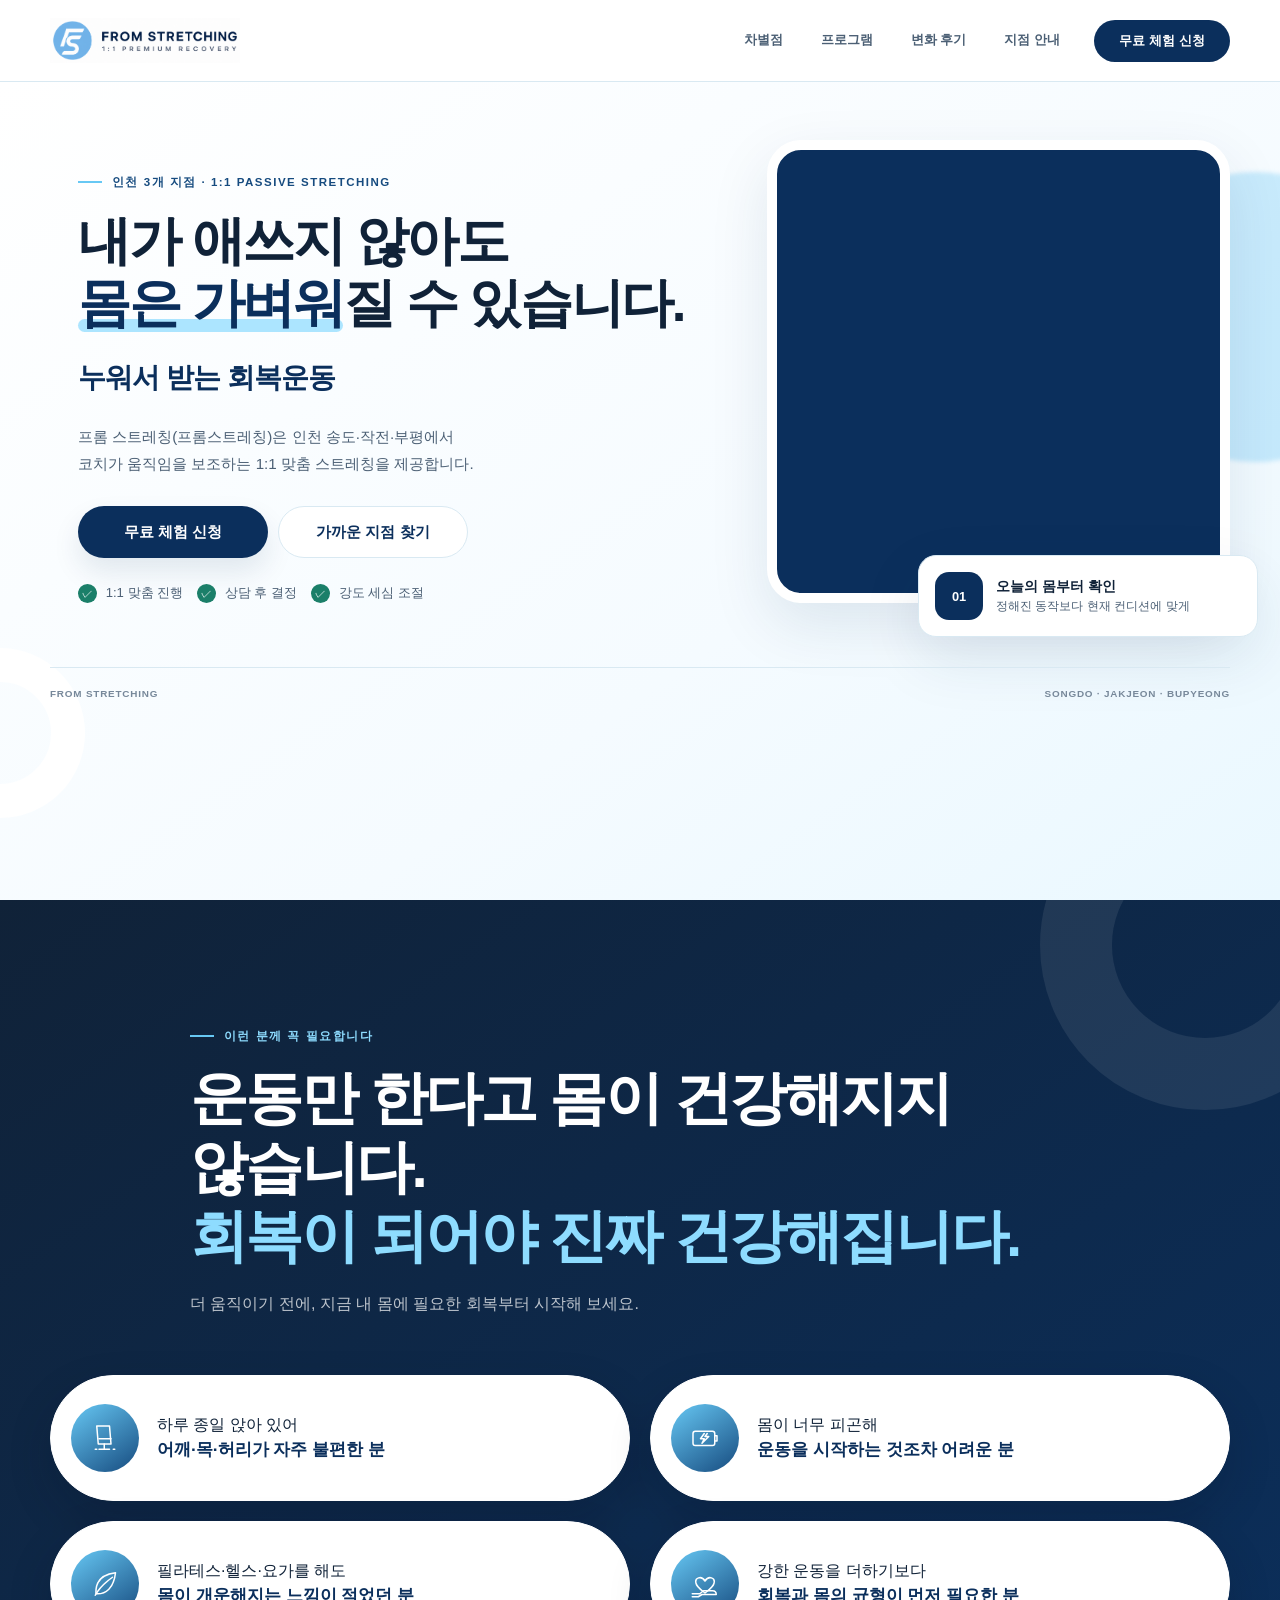
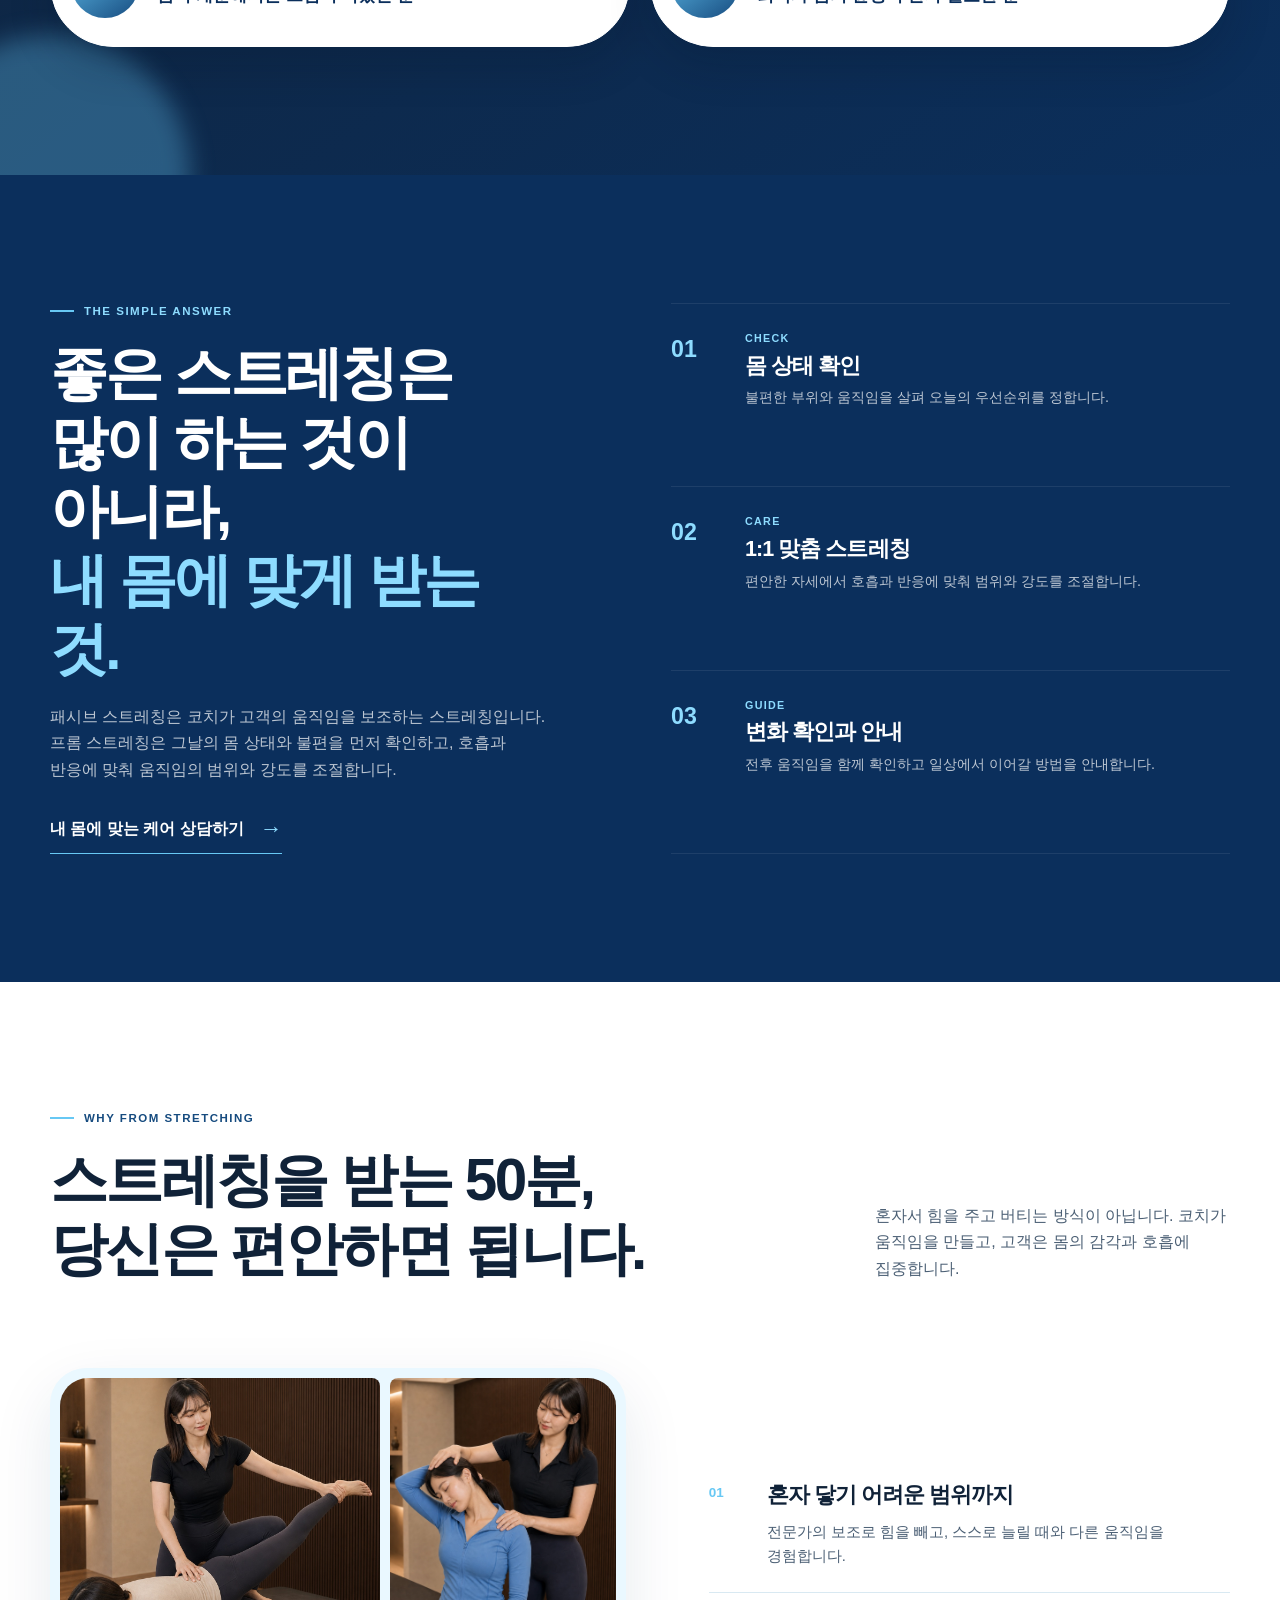
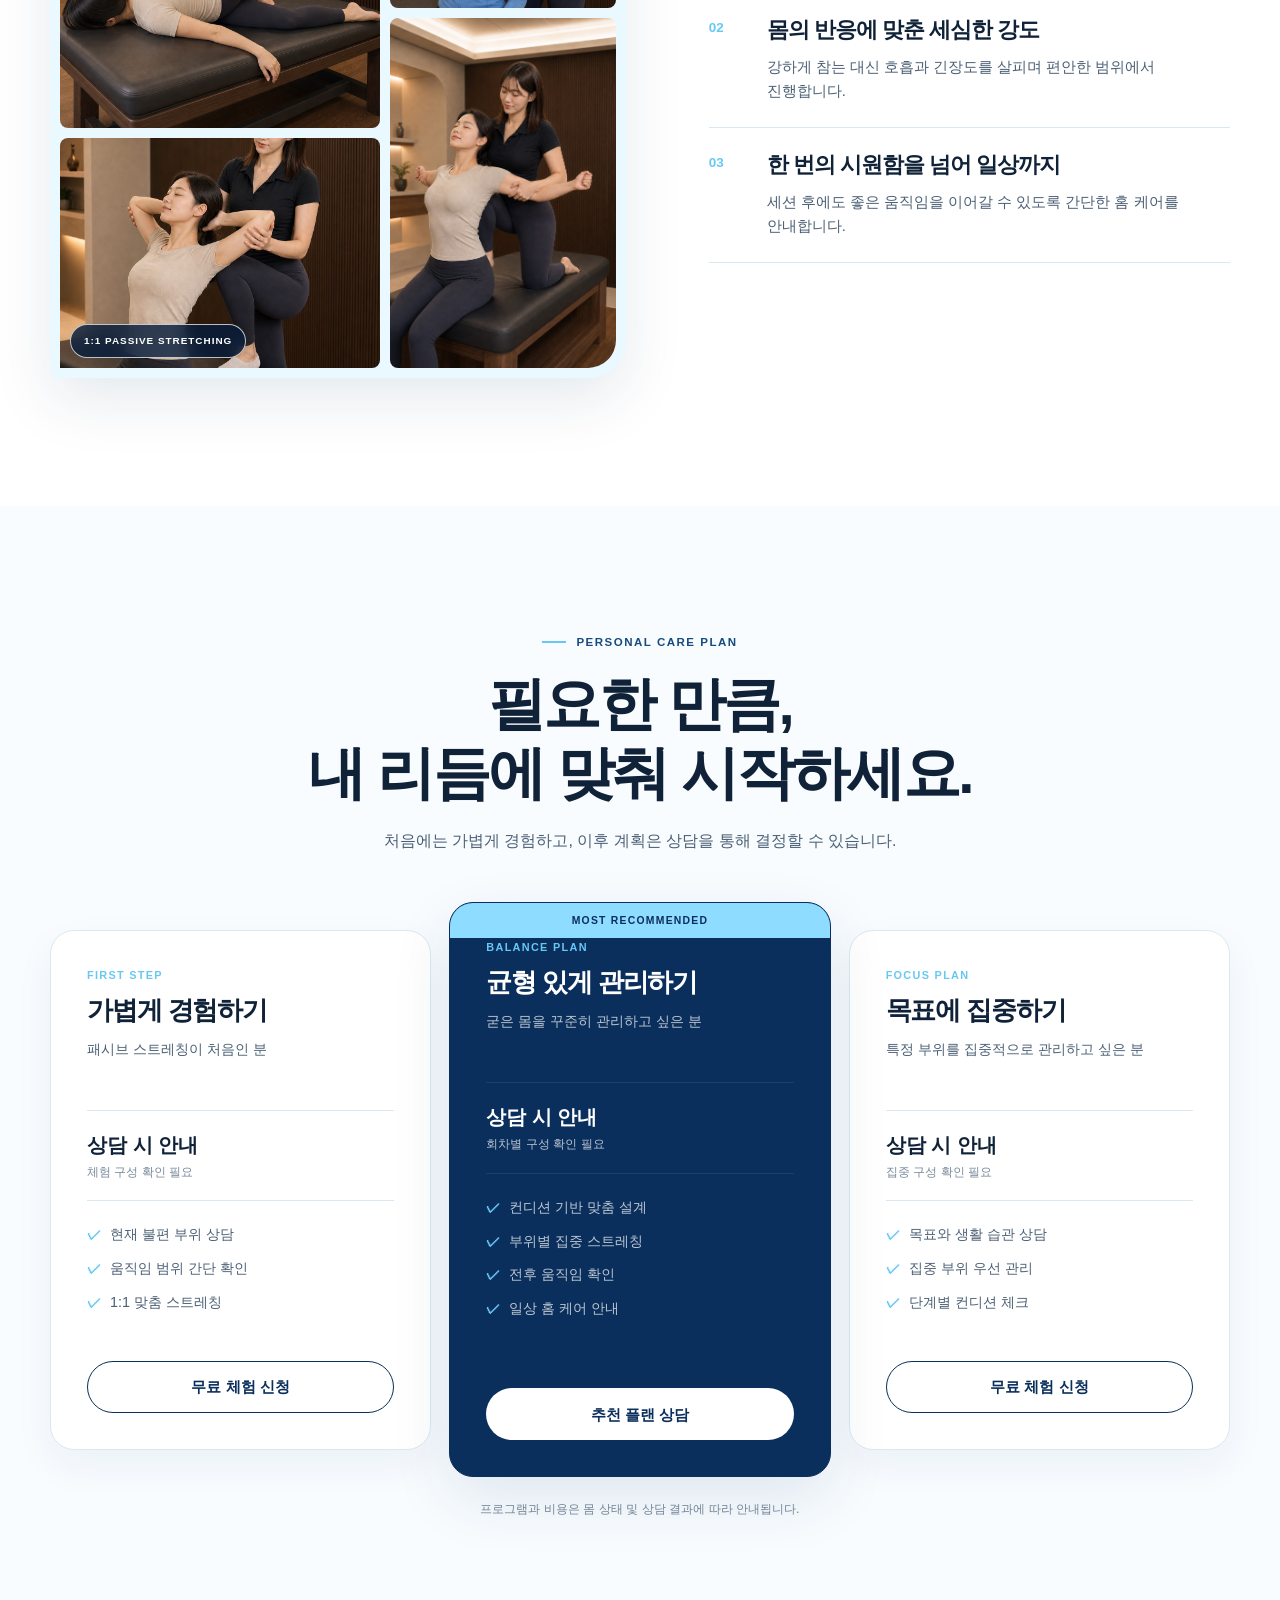
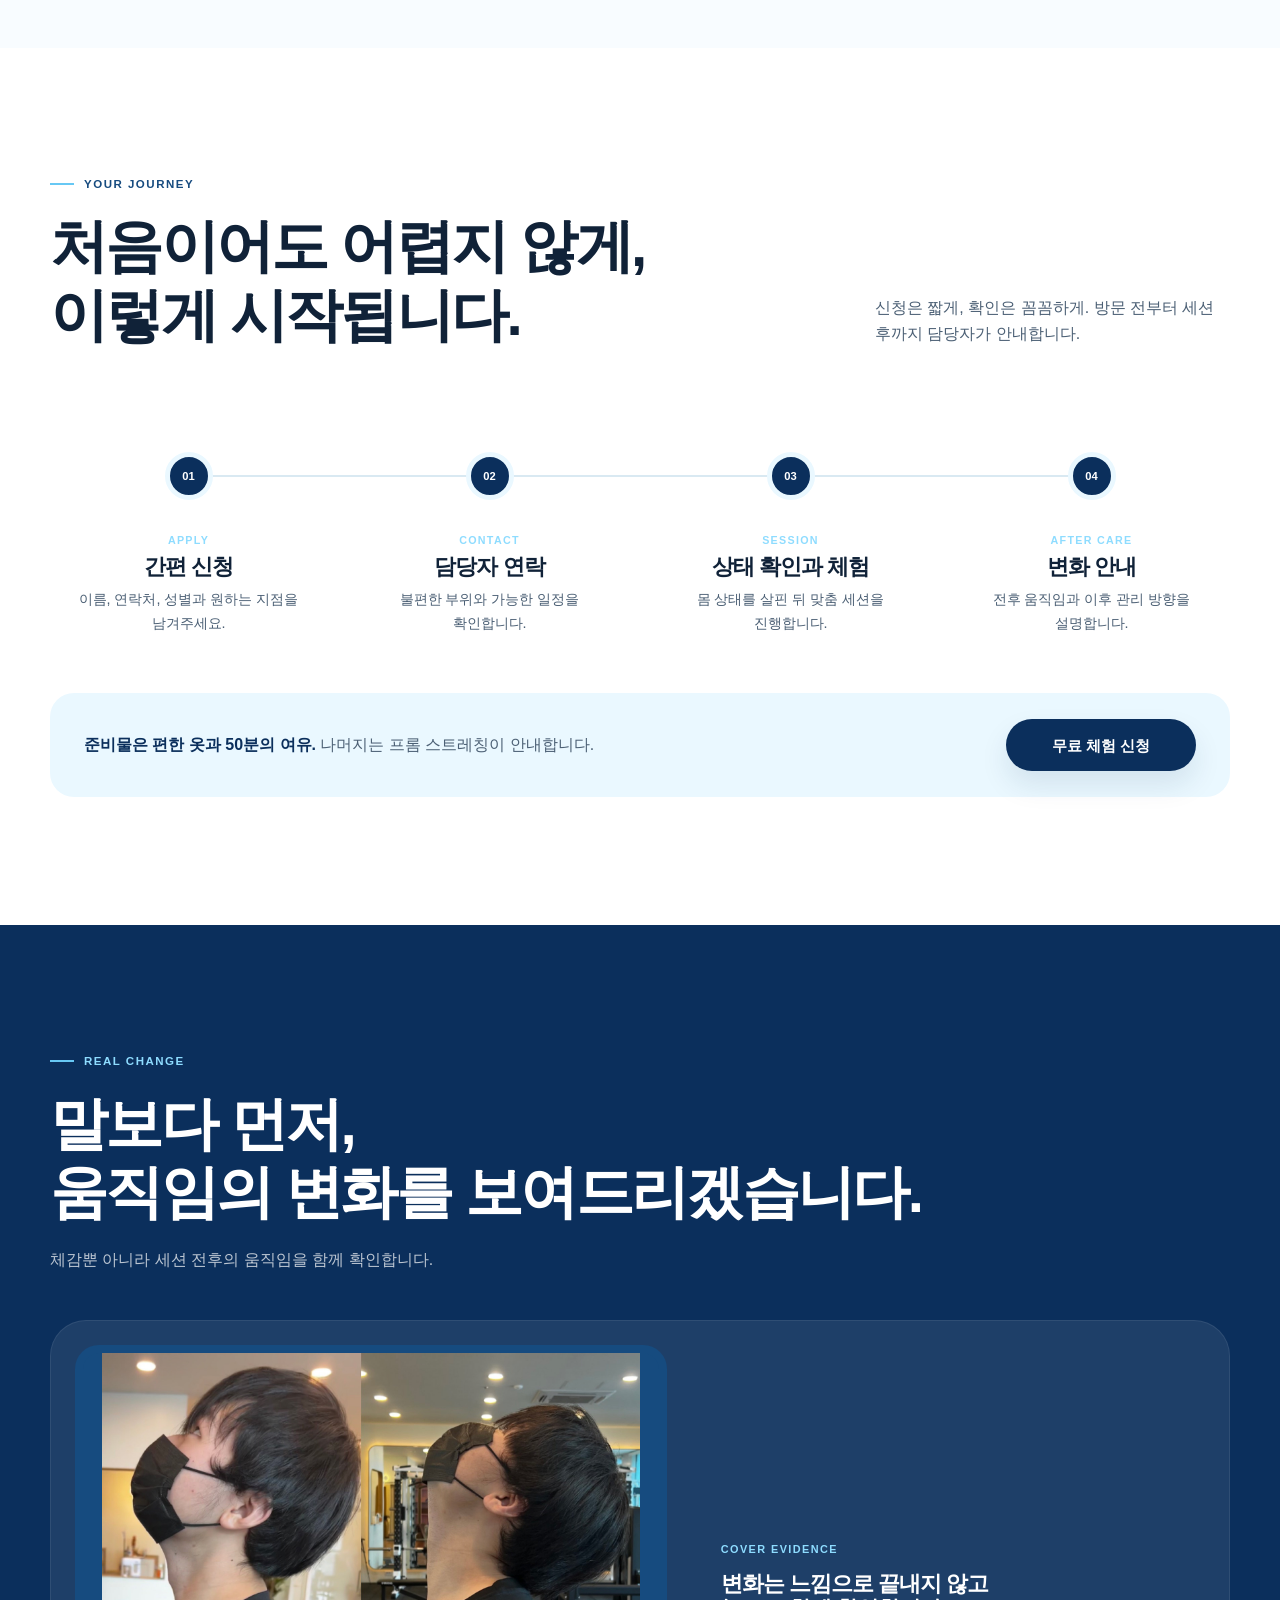
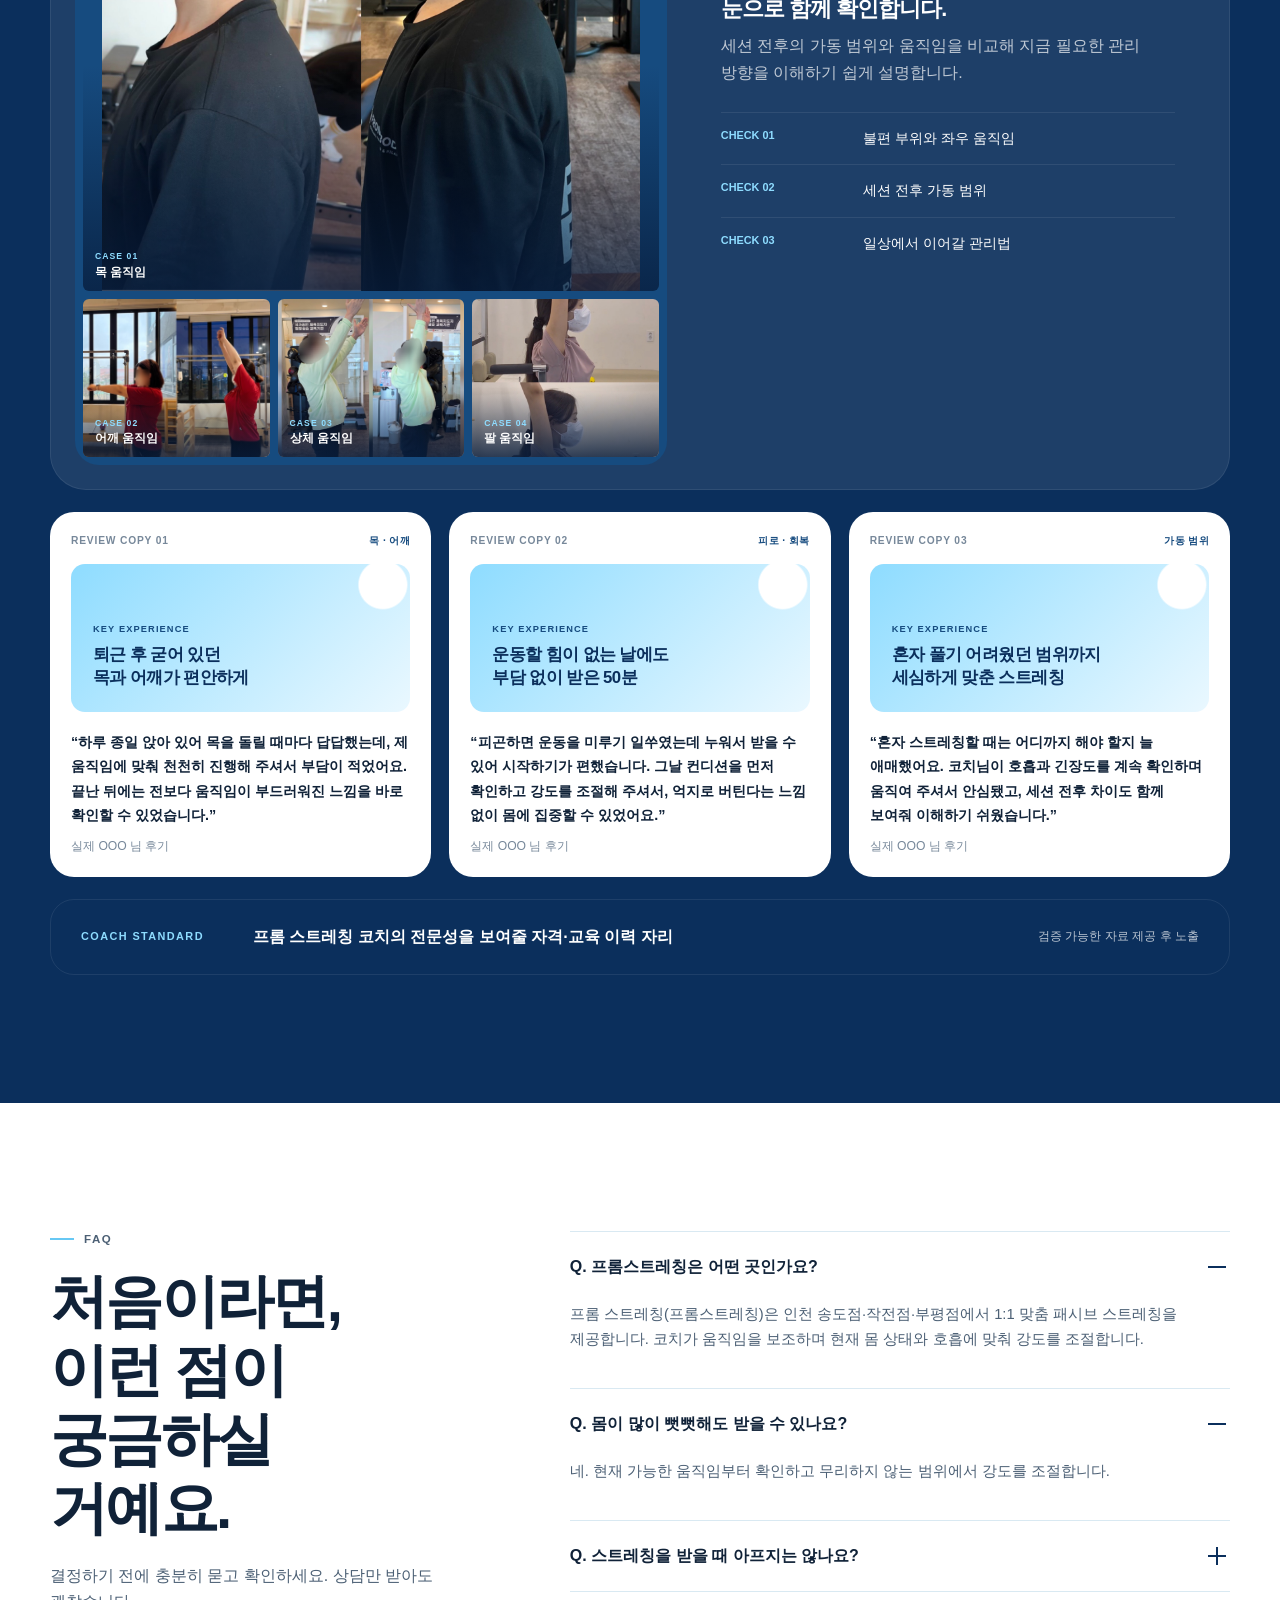
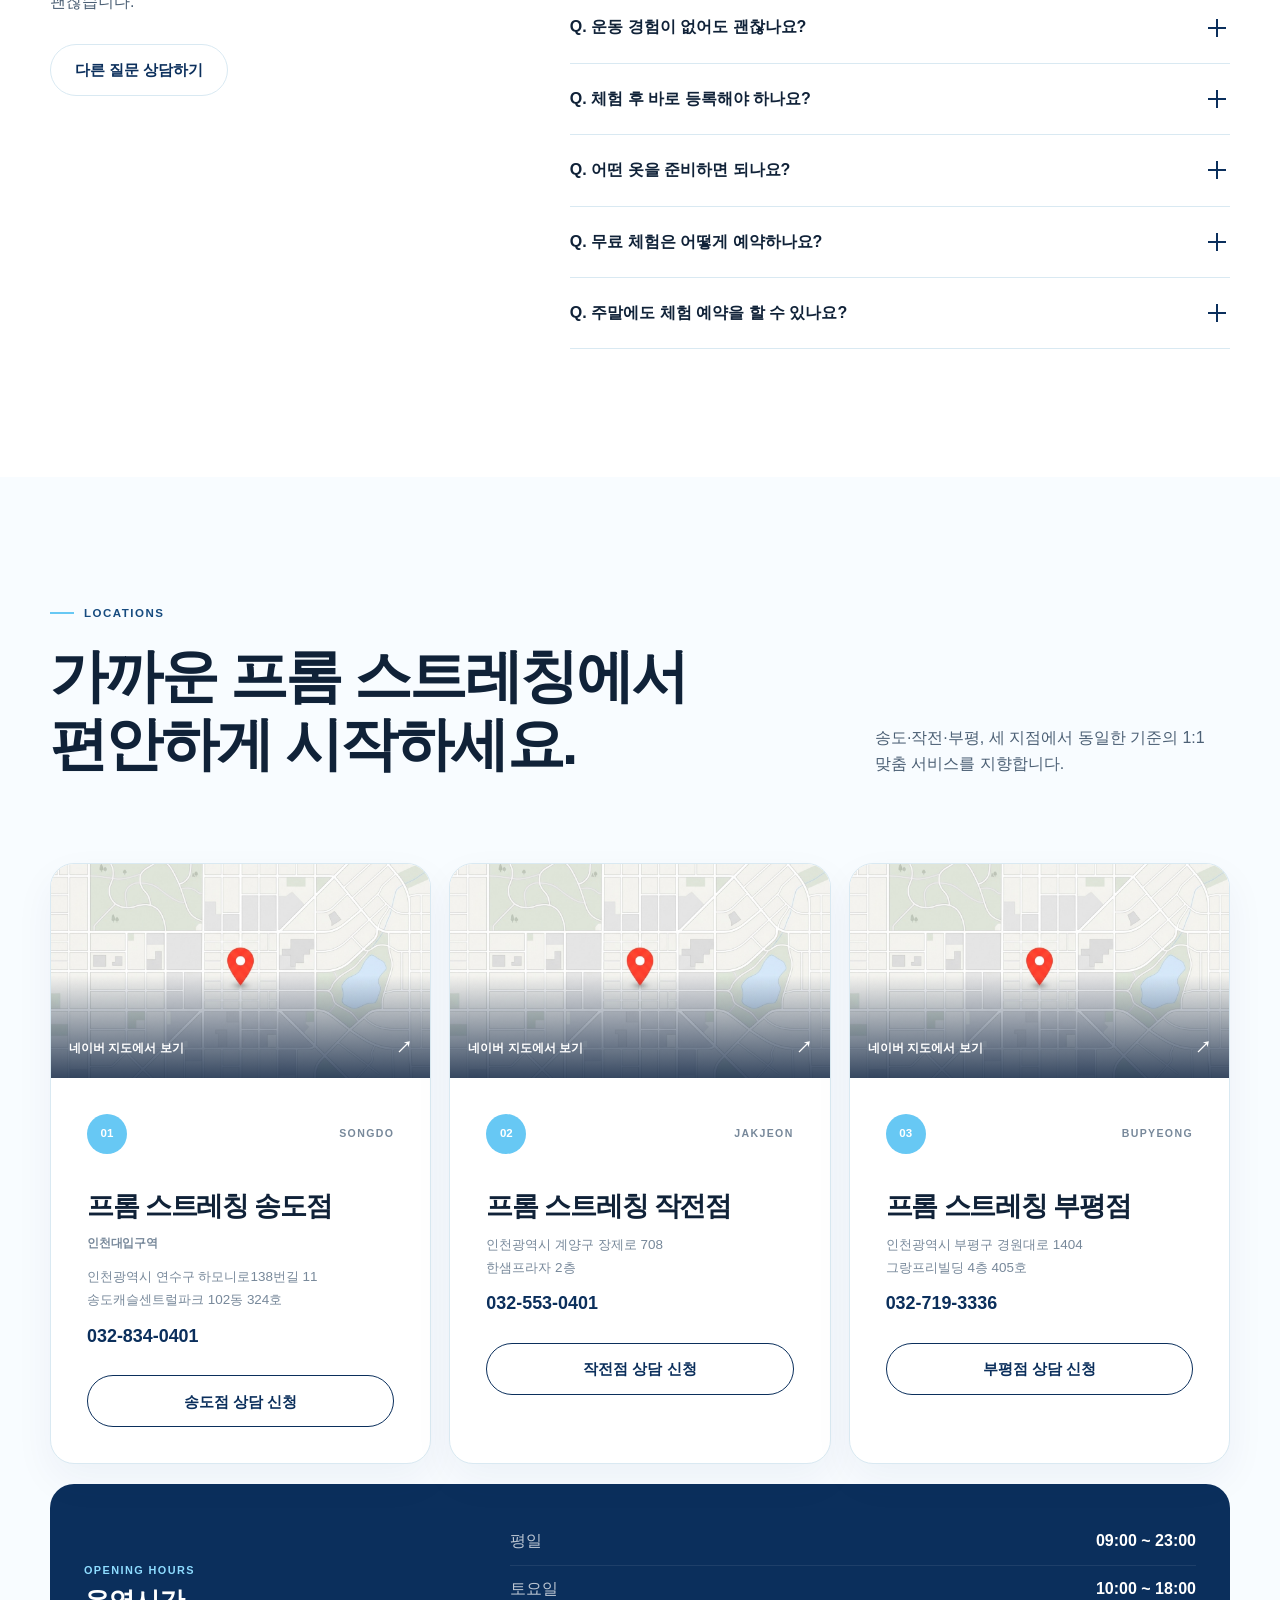
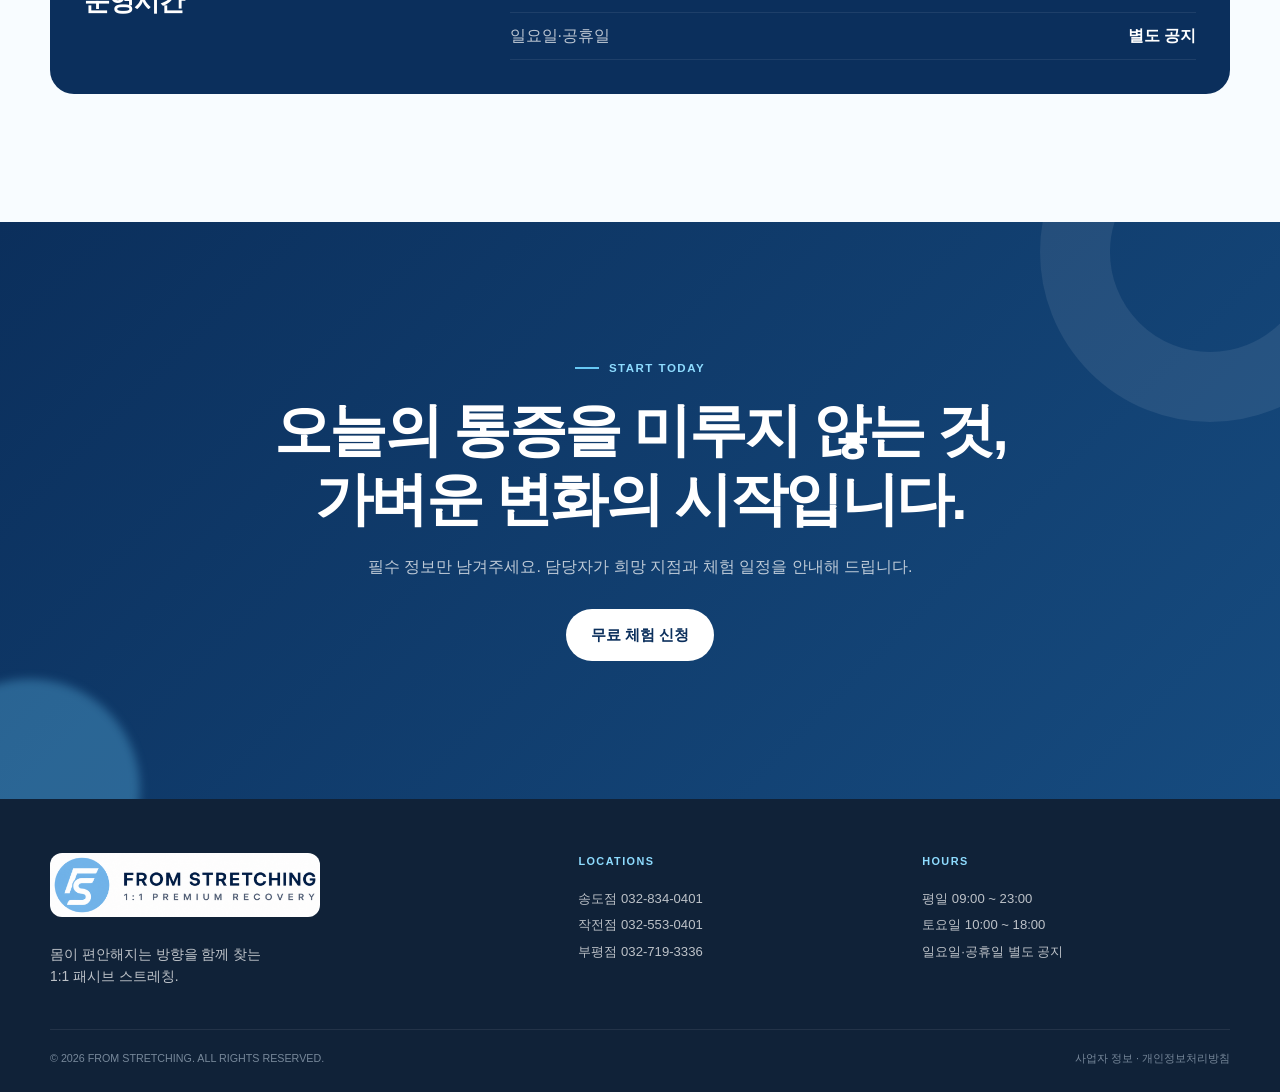
<file: index.html>
<!doctype html>
<html lang="ko">
  <head>
    <meta charset="utf-8" />
    <meta name="viewport" content="width=device-width, initial-scale=1" />
    <meta name="robots" content="index, follow, max-image-preview:large, max-snippet:-1, max-video-preview:-1" />
    <meta name="google-site-verification" content="wBpI7VMsf69GXXzMYkFYjjR9XTQahDsc5XviOUgKx-Y" />
    <meta name="naver-site-verification" content="21f09a397a0b0268e4af4424ff7e3e26e74051b3" />
    <meta
      name="description"
      content="프롬 스트레칭(프롬스트레칭)은 인천 송도·작전·부평에서 누워서 받는 1:1 맞춤 스트레칭을 제공합니다. 지점별 주소·운영시간과 패시브 스트레칭 안내를 확인하고 평일 무료 체험을 신청하세요."
    />
    <link rel="canonical" href="https://from-stretching.vercel.app/" />
    <meta property="og:type" content="website" />
    <meta property="og:locale" content="ko_KR" />
    <meta property="og:site_name" content="프롬 스트레칭" />
    <meta property="og:title" content="프롬 스트레칭 | 누워서 받는 맞춤 스트레칭" />
    <meta property="og:url" content="https://from-stretching.vercel.app/" />
    <meta property="og:image" content="https://from-stretching.vercel.app/assets/from-stretching-logo.png" />
    <meta property="og:image:alt" content="프롬 스트레칭 로고" />
    <meta
      property="og:description"
      content="프롬 스트레칭은 송도점, 작전점, 부평점에서 누워서 받는 1:1 맞춤 스트레칭과 패시브 회복운동을 제공합니다."
    />
    <meta name="twitter:card" content="summary" />
    <meta name="twitter:title" content="프롬 스트레칭 | 누워서 받는 맞춤 스트레칭" />
    <meta name="twitter:image" content="https://from-stretching.vercel.app/assets/from-stretching-logo.png" />
    <meta
      name="twitter:description"
      content="송도점, 작전점, 부평점에서 누워서 받는 1:1 맞춤 스트레칭을 경험해 보세요."
    />
    <title>프롬 스트레칭 | 누워서 받는 맞춤 스트레칭</title>
    <link rel="stylesheet" href="styles.css?v=12" />
    <script src="script.js?v=11" defer></script>
    <script type="application/ld+json">
      {
        "@context": "https://schema.org",
        "@graph": [
          {
            "@type": "Organization",
            "@id": "https://from-stretching.vercel.app/#business",
            "name": "프롬 스트레칭",
            "alternateName": ["프롬스트레칭", "FROM STRETCHING"],
            "url": "https://from-stretching.vercel.app/",
            "logo": "https://from-stretching.vercel.app/assets/from-stretching-logo.png",
            "description": "인천 송도·작전·부평에서 코치가 움직임을 보조하는 1:1 맞춤 패시브 스트레칭을 제공합니다.",
            "department": [
              {"@id": "https://from-stretching.vercel.app/#songdo"},
              {"@id": "https://from-stretching.vercel.app/#jakjeon"},
              {"@id": "https://from-stretching.vercel.app/#bupyeong"}
            ]
          },
          {
            "@type": "WebSite",
            "@id": "https://from-stretching.vercel.app/#website",
            "name": "프롬 스트레칭",
            "alternateName": ["프롬스트레칭", "FROM STRETCHING"],
            "url": "https://from-stretching.vercel.app/",
            "inLanguage": "ko-KR",
            "publisher": {"@id": "https://from-stretching.vercel.app/#business"}
          },
          {
            "@type": "WebPage",
            "@id": "https://from-stretching.vercel.app/#webpage",
            "name": "프롬 스트레칭 | 누워서 받는 맞춤 스트레칭",
            "url": "https://from-stretching.vercel.app/",
            "inLanguage": "ko-KR",
            "isPartOf": {"@id": "https://from-stretching.vercel.app/#website"},
            "about": {"@id": "https://from-stretching.vercel.app/#business"},
            "mainEntity": {"@id": "https://from-stretching.vercel.app/#service"},
            "description": "프롬 스트레칭의 1:1 패시브 스트레칭, 송도점·작전점·부평점 위치와 운영시간, 평일 무료 체험 신청 안내입니다."
          },
          {
            "@type": "Service",
            "@id": "https://from-stretching.vercel.app/#service",
            "name": "프롬 스트레칭 1:1 맞춤 스트레칭",
            "serviceType": "1:1 패시브 스트레칭",
            "description": "코치가 고객의 움직임을 보조하고, 몸 상태와 호흡에 맞춰 범위와 강도를 조절하는 1:1 스트레칭입니다.",
            "provider": {"@id": "https://from-stretching.vercel.app/#business"},
            "areaServed": ["인천광역시 연수구 송도", "인천광역시 계양구 작전", "인천광역시 부평구"],
            "url": "https://from-stretching.vercel.app/#solution"
          },
          {
            "@type": "HealthAndBeautyBusiness",
            "@id": "https://from-stretching.vercel.app/#songdo",
            "name": "프롬 스트레칭 송도점",
            "url": "https://from-stretching.vercel.app/#songdo",
            "parentOrganization": {"@id": "https://from-stretching.vercel.app/#business"},
            "image": "https://from-stretching.vercel.app/assets/from-stretching-logo.png",
            "telephone": "+82-32-834-0401",
            "hasMap": "https://map.naver.com/p/search/프롬바디피트니스%20송도점",
            "openingHoursSpecification": [
              {"@type": "OpeningHoursSpecification", "dayOfWeek": ["Monday", "Tuesday", "Wednesday", "Thursday", "Friday"], "opens": "09:00", "closes": "23:00"},
              {"@type": "OpeningHoursSpecification", "dayOfWeek": "Saturday", "opens": "10:00", "closes": "18:00"}
            ],
            "address": {
              "@type": "PostalAddress",
              "streetAddress": "하모니로138번길 11 송도캐슬센트럴파크 102동 324호",
              "addressLocality": "연수구",
              "addressRegion": "인천광역시",
              "addressCountry": "KR"
            }
          },
          {
            "@type": "HealthAndBeautyBusiness",
            "@id": "https://from-stretching.vercel.app/#jakjeon",
            "name": "프롬 스트레칭 작전점",
            "url": "https://from-stretching.vercel.app/#jakjeon",
            "parentOrganization": {"@id": "https://from-stretching.vercel.app/#business"},
            "image": "https://from-stretching.vercel.app/assets/from-stretching-logo.png",
            "telephone": "+82-32-553-0401",
            "hasMap": "https://map.naver.com/p/search/프롬바디피트니스%20작전점",
            "openingHoursSpecification": [
              {"@type": "OpeningHoursSpecification", "dayOfWeek": ["Monday", "Tuesday", "Wednesday", "Thursday", "Friday"], "opens": "09:00", "closes": "23:00"},
              {"@type": "OpeningHoursSpecification", "dayOfWeek": "Saturday", "opens": "10:00", "closes": "18:00"}
            ],
            "address": {
              "@type": "PostalAddress",
              "streetAddress": "장제로 708 한샘프라자 2층",
              "addressLocality": "계양구",
              "addressRegion": "인천광역시",
              "addressCountry": "KR"
            }
          },
          {
            "@type": "HealthAndBeautyBusiness",
            "@id": "https://from-stretching.vercel.app/#bupyeong",
            "name": "프롬 스트레칭 부평점",
            "url": "https://from-stretching.vercel.app/#bupyeong",
            "parentOrganization": {"@id": "https://from-stretching.vercel.app/#business"},
            "image": "https://from-stretching.vercel.app/assets/from-stretching-logo.png",
            "telephone": "+82-32-719-3336",
            "hasMap": "https://map.naver.com/p/search/프롬바디피트니스%20부평점",
            "openingHoursSpecification": [
              {"@type": "OpeningHoursSpecification", "dayOfWeek": ["Monday", "Tuesday", "Wednesday", "Thursday", "Friday"], "opens": "09:00", "closes": "23:00"},
              {"@type": "OpeningHoursSpecification", "dayOfWeek": "Saturday", "opens": "10:00", "closes": "18:00"}
            ],
            "address": {
              "@type": "PostalAddress",
              "streetAddress": "경원대로 1404 그랑프리빌딩 4층 405호",
              "addressLocality": "부평구",
              "addressRegion": "인천광역시",
              "addressCountry": "KR"
            }
          }
        ]
      }
    </script>
  <script src="/analytics.js?v=3" data-site="stretching" data-measurement="G-CK8EQMF4B7" defer></script></head>
  <body>
    <!--
      섹션 설계 노트
      1. 내비게이션: 브랜드와 무료 체험 CTA를 첫 화면부터 고정 노출한다.
      2. Hero: 왕십리 레퍼런스의 큰 헤드라인과 비대칭 미디어 구성을 참고해 호기심을 만든다.
      3. 문제 공감: 지금 느끼는 목·어깨·허리의 불편을 구체적으로 명명한다.
      4. 3단계 해결 방식: 마포 레퍼런스의 단계형 설명을 3단으로 단순화한다.
      5. 차별점: 고객이 애쓰지 않아도 되는 1:1 패시브 케어의 장점을 압축한다.
      6. 프로그램: 미아 레퍼런스의 중앙 강조 카드 구조를 적용하되 실제 가격은 추후 보완한다.
      7. 진행 과정: 신청부터 홈 케어 안내까지 우리가 하는 일을 연결형 타임라인으로 보여준다.
      8. 변화·후기: 전후 자료와 실제 후기가 들어갈 자리를 가장 강한 대비로 연출한다.
      9. FAQ: 처음 방문할 때 생기는 걱정을 강요 없는 어조로 해소한다.
      10. 지점 안내: 송도·작전·부평점 연락처와 운영시간을 한눈에 비교한다.
      11. 마지막 CTA: 작은 신청부터 시작하도록 안내하며 허위 희소성은 사용하지 않는다.
    -->

    <a class="skip-link" href="#main">본문 바로가기</a>

    <header class="site-header">
      <div class="container header-inner">
        <a class="brand" href="#top" aria-label="프롬 스트레칭 홈">
          <img
            class="brand-logo"
            src="assets/from-stretching-logo.png"
            alt="프롬 스트레칭 FROM STRETCHING 로고"
          />
        </a>

        <nav class="desktop-nav" aria-label="주요 메뉴">
          <a href="#difference">차별점</a>
          <a href="#programs">프로그램</a>
          <a href="#reviews">변화 후기</a>
          <a href="#locations">지점 안내</a>
        </nav>

        <a class="button button-small" href="#lead-form" data-lead-trigger>무료 체험 신청</a>
      </div>
    </header>

    <main id="main">
      <section class="hero" id="top">
        <div class="hero-orb hero-orb-one" aria-hidden="true"></div>
        <div class="hero-orb hero-orb-two" aria-hidden="true"></div>

        <div class="container hero-grid">
          <div class="hero-copy">
            <p class="eyebrow"><span></span> 인천 3개 지점 · 1:1 PASSIVE STRETCHING</p>

            <!--
              헤드라인 대안 1: 더 열심히 움직이지 않아도, 몸은 가벼워질 수 있습니다.
              헤드라인 대안 2: 운동보다 먼저, 굳은 몸을 편안하게 여는 시간.
              헤드라인 대안 3: 혼자서는 닿지 않던 곳까지, 전문가의 손으로.
            -->
            <h1>
              <span class="hero-title-line">내가 애쓰지 않아도</span>
              <span class="hero-title-line"><em>몸은 가벼워</em>질 수 있습니다.</span>
            </h1>
            <p class="hero-description">누워서 받는 회복운동</p>
            <p class="hero-brand-summary">
              프롬 스트레칭(프롬스트레칭)은 인천 송도·작전·부평에서<br />
              코치가 움직임을 보조하는 1:1 맞춤 스트레칭을 제공합니다.
            </p>

            <div class="hero-actions">
              <a class="button button-primary" href="#lead-form" data-lead-trigger>무료 체험 신청</a>
              <a class="button button-secondary" href="#locations">가까운 지점 찾기</a>
            </div>

            <ul class="hero-points" aria-label="서비스 핵심 특징">
              <li><span aria-hidden="true">✓</span> 1:1 맞춤 진행</li>
              <li><span aria-hidden="true">✓</span> 상담 후 결정</li>
              <li><span aria-hidden="true">✓</span> 강도 세심 조절</li>
            </ul>
          </div>

          <div class="hero-visual">
            <div class="hero-video-frame" data-role="hero-video">
              <video
                class="hero-video"
                autoplay
                muted
                playsinline
                preload="metadata"
                aria-label="프롬 스트레칭 회복운동 움직임 영상"
              >
                <source src="assets/from-stretching-hero.mp4" type="video/mp4" />
                브라우저에서 영상을 재생할 수 없습니다.
              </video>
            </div>
            <div class="floating-note">
              <span class="floating-icon" aria-hidden="true">01</span>
              <p><strong>오늘의 몸부터 확인</strong><br />정해진 동작보다 현재 컨디션에 맞게</p>
            </div>
          </div>
        </div>

        <div class="container hero-bottom-line" aria-hidden="true">
          <span>FROM STRETCHING</span>
          <span>SONGDO · JAKJEON · BUPYEONG</span>
        </div>
      </section>

      <section class="section problem" id="problem">
        <div class="problem-orb problem-orb-one" aria-hidden="true"></div>
        <div class="problem-orb problem-orb-two" aria-hidden="true"></div>

        <div class="container problem-heading">
          <p class="eyebrow eyebrow-light"><span></span> 이런 분께 꼭 필요합니다</p>
          <h2>운동만 한다고 몸이 건강해지지 않습니다.<br /><em>회복이 되어야 진짜 건강해집니다.</em></h2>
          <p>더 움직이기 전에, 지금 내 몸에 필요한 회복부터 시작해 보세요.</p>
        </div>

        <div class="container fit-list">
          <article class="fit-card">
            <span class="fit-icon" aria-hidden="true">
              <svg viewBox="0 0 48 48" fill="none">
                <path d="M13 8h17l2 24H15L13 8Z" />
                <path d="M16 25h16M23 32v7m-7 0h14M11 39h2m22 0h2" />
              </svg>
            </span>
            <p>하루 종일 앉아 있어<br /><strong>어깨·목·허리가 자주 불편한 분</strong></p>
          </article>
          <article class="fit-card">
            <span class="fit-icon" aria-hidden="true">
              <svg viewBox="0 0 48 48" fill="none">
                <rect x="8" y="15" width="29" height="19" rx="3" />
                <path d="M37 21h3v7h-3M23 18l-5 7h5l-3 6 9-9h-5l3-4" />
              </svg>
            </span>
            <p>몸이 너무 피곤해<br /><strong>운동을 시작하는 것조차 어려운 분</strong></p>
          </article>
          <article class="fit-card">
            <span class="fit-icon" aria-hidden="true">
              <svg viewBox="0 0 48 48" fill="none">
                <path d="M38 9C21 11 11 20 12 37c13 1 24-8 26-28Z" />
                <path d="M11 39c6-11 13-17 23-24" />
              </svg>
            </span>
            <p>필라테스·헬스·요가를 해도<br /><strong>몸이 개운해지는 느낌이 적었던 분</strong></p>
          </article>
          <article class="fit-card">
            <span class="fit-icon" aria-hidden="true">
              <svg viewBox="0 0 48 48" fill="none">
                <path d="M24 20c-5-8-14-4-12 3 1 5 7 9 12 13 5-4 11-8 12-13 2-7-7-11-12-3Z" />
                <path d="M7 37h10l5-4h12c3 0 5 2 5 5H20l-5 3H7" />
              </svg>
            </span>
            <p>강한 운동을 더하기보다<br /><strong>회복과 몸의 균형이 먼저 필요한 분</strong></p>
          </article>
        </div>
      </section>

      <section class="section solution" id="solution">
        <div class="container solution-grid">
          <div class="solution-intro">
            <p class="eyebrow eyebrow-light"><span></span> THE SIMPLE ANSWER</p>
            <h2>좋은 스트레칭은<br />많이 하는 것이 아니라,<br /><em>내 몸에 맞게 받는 것.</em></h2>
            <p>
              패시브 스트레칭은 코치가 고객의 움직임을 보조하는 스트레칭입니다.
              프롬 스트레칭은 그날의 몸 상태와 불편을 먼저 확인하고,
              호흡과 반응에 맞춰 움직임의 범위와 강도를 조절합니다.
            </p>
            <a class="text-link" href="#lead-form" data-lead-trigger>내 몸에 맞는 케어 상담하기 <span>→</span></a>
          </div>

          <ol class="solution-steps">
            <li>
              <span class="step-number">01</span>
              <div>
                <p class="step-label">CHECK</p>
                <h3>몸 상태 확인</h3>
                <p>불편한 부위와 움직임을 살펴 오늘의 우선순위를 정합니다.</p>
              </div>
            </li>
            <li>
              <span class="step-number">02</span>
              <div>
                <p class="step-label">CARE</p>
                <h3>1:1 맞춤 스트레칭</h3>
                <p>편안한 자세에서 호흡과 반응에 맞춰 범위와 강도를 조절합니다.</p>
              </div>
            </li>
            <li>
              <span class="step-number">03</span>
              <div>
                <p class="step-label">GUIDE</p>
                <h3>변화 확인과 안내</h3>
                <p>전후 움직임을 함께 확인하고 일상에서 이어갈 방법을 안내합니다.</p>
              </div>
            </li>
          </ol>
        </div>
      </section>

      <section class="section difference" id="difference">
        <div class="container split-heading">
          <div>
            <p class="eyebrow"><span></span> WHY FROM STRETCHING</p>
            <h2>스트레칭을 받는 50분,<br />당신은 편안하면 됩니다.</h2>
          </div>
          <p>
            혼자서 힘을 주고 버티는 방식이 아닙니다. 코치가 움직임을 만들고, 고객은 몸의
            감각과 호흡에 집중합니다.
          </p>
        </div>

        <div class="container feature-layout">
          <div class="service-gallery" data-role="service-session" aria-label="프롬 스트레칭 1:1 세션 이미지">
            <figure class="service-photo service-photo-lower">
              <img
                src="assets/session/lower-body-stretch.jpg"
                alt="코치가 고객의 하체 움직임을 보조하는 패시브 스트레칭 세션"
                loading="lazy"
              />
            </figure>
            <figure class="service-photo service-photo-neck">
              <img
                src="assets/session/neck-stretch.jpg"
                alt="코치가 고객의 목과 어깨 스트레칭을 돕는 모습"
                loading="lazy"
              />
            </figure>
            <figure class="service-photo service-photo-shoulder">
              <img
                src="assets/session/shoulder-stretch.jpg"
                alt="코치가 고객의 어깨 가동 범위를 부드럽게 이끄는 모습"
                loading="lazy"
              />
            </figure>
            <figure class="service-photo service-photo-chest">
              <img
                src="assets/session/chest-stretch.jpg"
                alt="코치가 고객의 상체와 가슴 스트레칭을 보조하는 모습"
                loading="lazy"
              />
            </figure>
            <span class="service-gallery-label">1:1 PASSIVE STRETCHING</span>
          </div>

          <div class="feature-list">
            <article>
              <span class="feature-index">01</span>
              <div>
                <h3>혼자 닿기 어려운 범위까지</h3>
                <p>전문가의 보조로 힘을 빼고, 스스로 늘릴 때와 다른 움직임을 경험합니다.</p>
              </div>
            </article>
            <article>
              <span class="feature-index">02</span>
              <div>
                <h3>몸의 반응에 맞춘 세심한 강도</h3>
                <p>강하게 참는 대신 호흡과 긴장도를 살피며 편안한 범위에서 진행합니다.</p>
              </div>
            </article>
            <article>
              <span class="feature-index">03</span>
              <div>
                <h3>한 번의 시원함을 넘어 일상까지</h3>
                <p>세션 후에도 좋은 움직임을 이어갈 수 있도록 간단한 홈 케어를 안내합니다.</p>
              </div>
            </article>
          </div>
        </div>
      </section>

      <section class="section programs" id="programs">
        <div class="container narrow section-heading centered">
          <p class="eyebrow eyebrow-centered"><span></span> PERSONAL CARE PLAN</p>
          <h2>필요한 만큼,<br />내 리듬에 맞춰 시작하세요.</h2>
          <p>처음에는 가볍게 경험하고, 이후 계획은 상담을 통해 결정할 수 있습니다.</p>
        </div>

        <!-- [보완 필요] 실제 프로그램명, 회차, 세션 시간, 정상가와 판매가 자료 -->
        <div class="container program-grid">
          <article class="program-card">
            <p class="program-kicker">FIRST STEP</p>
            <h3>가볍게 경험하기</h3>
            <p class="program-for">패시브 스트레칭이 처음인 분</p>
            <div class="program-price">
              <strong>상담 시 안내</strong>
              <span>체험 구성 확인 필요</span>
            </div>
            <ul>
              <li>현재 불편 부위 상담</li>
              <li>움직임 범위 간단 확인</li>
              <li>1:1 맞춤 스트레칭</li>
            </ul>
            <a class="button button-outline" href="#lead-form" data-lead-trigger>무료 체험 신청</a>
          </article>

          <article class="program-card program-card-recommended">
            <div class="recommended-badge">MOST RECOMMENDED</div>
            <p class="program-kicker">BALANCE PLAN</p>
            <h3>균형 있게 관리하기</h3>
            <p class="program-for">굳은 몸을 꾸준히 관리하고 싶은 분</p>
            <div class="program-price">
              <strong>상담 시 안내</strong>
              <span>회차별 구성 확인 필요</span>
            </div>
            <ul>
              <li>컨디션 기반 맞춤 설계</li>
              <li>부위별 집중 스트레칭</li>
              <li>전후 움직임 확인</li>
              <li>일상 홈 케어 안내</li>
            </ul>
            <a class="button button-white" href="#lead-form" data-lead-trigger>추천 플랜 상담</a>
          </article>

          <article class="program-card">
            <p class="program-kicker">FOCUS PLAN</p>
            <h3>목표에 집중하기</h3>
            <p class="program-for">특정 부위를 집중적으로 관리하고 싶은 분</p>
            <div class="program-price">
              <strong>상담 시 안내</strong>
              <span>집중 구성 확인 필요</span>
            </div>
            <ul>
              <li>목표와 생활 습관 상담</li>
              <li>집중 부위 우선 관리</li>
              <li>단계별 컨디션 체크</li>
            </ul>
            <a class="button button-outline" href="#lead-form" data-lead-trigger>무료 체험 신청</a>
          </article>
        </div>
        <p class="program-notice">프로그램과 비용은 몸 상태 및 상담 결과에 따라 안내됩니다.</p>
      </section>

      <section class="section process" id="process">
        <div class="container split-heading">
          <div>
            <p class="eyebrow"><span></span> YOUR JOURNEY</p>
            <h2>처음이어도 어렵지 않게,<br />이렇게 시작됩니다.</h2>
          </div>
          <p>신청은 짧게, 확인은 꼼꼼하게. 방문 전부터 세션 후까지 담당자가 안내합니다.</p>
        </div>

        <div class="container process-track">
          <article class="process-step">
            <div class="process-dot">01</div>
            <p class="step-label">APPLY</p>
            <h3>간편 신청</h3>
            <p>이름, 연락처, 성별과 원하는 지점을 남겨주세요.</p>
          </article>
          <article class="process-step">
            <div class="process-dot">02</div>
            <p class="step-label">CONTACT</p>
            <h3>담당자 연락</h3>
            <p>불편한 부위와 가능한 일정을 확인합니다.</p>
          </article>
          <article class="process-step">
            <div class="process-dot">03</div>
            <p class="step-label">SESSION</p>
            <h3>상태 확인과 체험</h3>
            <p>몸 상태를 살핀 뒤 맞춤 세션을 진행합니다.</p>
          </article>
          <article class="process-step">
            <div class="process-dot">04</div>
            <p class="step-label">AFTER CARE</p>
            <h3>변화 안내</h3>
            <p>전후 움직임과 이후 관리 방향을 설명합니다.</p>
          </article>
        </div>

        <div class="container process-action">
          <p><strong>준비물은 편한 옷과 50분의 여유.</strong> 나머지는 프롬 스트레칭이 안내합니다.</p>
          <a class="button button-primary" href="#lead-form" data-lead-trigger>무료 체험 신청</a>
        </div>
      </section>

      <section class="section proof" id="reviews">
        <div class="container proof-heading">
          <p class="eyebrow eyebrow-light"><span></span> REAL CHANGE</p>
          <h2>말보다 먼저,<br />움직임의 변화를 보여드리겠습니다.</h2>
          <p>체감뿐 아니라 세션 전후의 움직임을 함께 확인합니다.</p>
        </div>

        <!-- [보완 필요] 회원 사진 사용 동의, 각 자료의 세션 전후 촬영 시점과 측정 조건 확인 -->
        <div class="container proof-feature">
          <div class="proof-gallery" data-role="before-after-cover" aria-label="회원 움직임 비교 자료">
            <figure class="proof-photo proof-photo-neck">
              <img
                src="assets/results/neck-movement.jpg"
                alt="목을 뒤로 움직이는 동작을 두 시점으로 비교한 회원 자료"
                loading="lazy"
                decoding="async"
              />
              <figcaption><span>CASE 01</span> 목 움직임</figcaption>
            </figure>
            <figure class="proof-photo proof-photo-shoulder">
              <img
                src="assets/results/shoulder-movement.jpg"
                alt="팔을 들어 올리는 동작을 두 시점으로 비교한 회원 자료"
                loading="lazy"
                decoding="async"
              />
              <figcaption><span>CASE 02</span> 어깨 움직임</figcaption>
            </figure>
            <figure class="proof-photo proof-photo-upper">
              <img
                src="assets/results/upper-body-movement.jpg"
                alt="상체를 펴고 팔을 들어 올리는 동작을 두 시점으로 비교한 회원 자료"
                loading="lazy"
                decoding="async"
              />
              <figcaption><span>CASE 03</span> 상체 움직임</figcaption>
            </figure>
            <figure class="proof-photo proof-photo-arm">
              <img
                src="assets/results/arm-movement.jpg"
                alt="팔을 위로 들어 올리는 동작을 두 시점으로 비교한 회원 자료"
                loading="lazy"
                decoding="async"
              />
              <figcaption><span>CASE 04</span> 팔 움직임</figcaption>
            </figure>
          </div>
          <div class="proof-copy">
            <p class="proof-overline">COVER EVIDENCE</p>
            <h3>변화는 느낌으로 끝내지 않고<br />눈으로 함께 확인합니다.</h3>
            <p>
              세션 전후의 가동 범위와 움직임을 비교해 지금 필요한 관리 방향을 이해하기 쉽게
              설명합니다.
            </p>
            <dl class="proof-definition">
              <div><dt>CHECK 01</dt><dd>불편 부위와 좌우 움직임</dd></div>
              <div><dt>CHECK 02</dt><dd>세션 전후 가동 범위</dd></div>
              <div><dt>CHECK 03</dt><dd>일상에서 이어갈 관리법</dd></div>
            </dl>
          </div>
        </div>

        <!-- [보완 필요] 아래 문안은 레이아웃 확인용 예시입니다. 실제 고객 후기 원문, 사용 동의, 이용 지점, 이용 기간 자료로 교체 필요 -->
        <div class="container review-grid">
          <article class="review-card">
            <div class="review-top"><span>REVIEW COPY 01</span><span>목 · 어깨</span></div>
            <div class="review-point" data-role="review-proof-one">
              <span>KEY EXPERIENCE</span>
              <strong>퇴근 후 굳어 있던<br />목과 어깨가 편안하게</strong>
            </div>
            <blockquote>
              “하루 종일 앉아 있어 목을 돌릴 때마다 답답했는데, 제 움직임에 맞춰 천천히 진행해 주셔서
              부담이 적었어요. 끝난 뒤에는 전보다 움직임이 부드러워진 느낌을 바로 확인할 수 있었습니다.”
            </blockquote>
            <p>실제 OOO 님 후기</p>
          </article>
          <article class="review-card">
            <div class="review-top"><span>REVIEW COPY 02</span><span>피로 · 회복</span></div>
            <div class="review-point" data-role="review-proof-two">
              <span>KEY EXPERIENCE</span>
              <strong>운동할 힘이 없는 날에도<br />부담 없이 받은 50분</strong>
            </div>
            <blockquote>
              “피곤하면 운동을 미루기 일쑤였는데 누워서 받을 수 있어 시작하기가 편했습니다. 그날 컨디션을
              먼저 확인하고 강도를 조절해 주셔서, 억지로 버틴다는 느낌 없이 몸에 집중할 수 있었어요.”
            </blockquote>
            <p>실제 OOO 님 후기</p>
          </article>
          <article class="review-card">
            <div class="review-top"><span>REVIEW COPY 03</span><span>가동 범위</span></div>
            <div class="review-point" data-role="review-proof-three">
              <span>KEY EXPERIENCE</span>
              <strong>혼자 풀기 어려웠던 범위까지<br />세심하게 맞춘 스트레칭</strong>
            </div>
            <blockquote>
              “혼자 스트레칭할 때는 어디까지 해야 할지 늘 애매했어요. 코치님이 호흡과 긴장도를 계속
              확인하며 움직여 주셔서 안심됐고, 세션 전후 차이도 함께 보여줘 이해하기 쉬웠습니다.”
            </blockquote>
            <p>실제 OOO 님 후기</p>
          </article>
        </div>

        <!-- [보완 필요] 코치별 자격, 경력, 전문 교육 수료 자료 -->
        <div class="container authority-strip">
          <p>COACH STANDARD</p>
          <strong>프롬 스트레칭 코치의 전문성을 보여줄 자격·교육 이력 자리</strong>
          <span>검증 가능한 자료 제공 후 노출</span>
        </div>
      </section>

      <section class="section faq" id="faq">
        <div class="container faq-layout">
          <div class="faq-intro">
            <p class="eyebrow"><span></span> FAQ</p>
            <h2>처음이라면,<br />이런 점이 궁금하실 거예요.</h2>
            <p>결정하기 전에 충분히 묻고 확인하세요. 상담만 받아도 괜찮습니다.</p>
            <a class="button button-secondary" href="#lead-form" data-lead-trigger>다른 질문 상담하기</a>
          </div>

          <div class="faq-list">
            <details open>
              <summary><span>Q. 프롬스트레칭은 어떤 곳인가요?</span><i aria-hidden="true"></i></summary>
              <p>프롬 스트레칭(프롬스트레칭)은 인천 송도점·작전점·부평점에서 1:1 맞춤 패시브 스트레칭을 제공합니다. 코치가 움직임을 보조하며 현재 몸 상태와 호흡에 맞춰 강도를 조절합니다.</p>
            </details>
            <details open>
              <summary><span>Q. 몸이 많이 뻣뻣해도 받을 수 있나요?</span><i aria-hidden="true"></i></summary>
              <p>네. 현재 가능한 움직임부터 확인하고 무리하지 않는 범위에서 강도를 조절합니다.</p>
            </details>
            <details>
              <summary><span>Q. 스트레칭을 받을 때 아프지는 않나요?</span><i aria-hidden="true"></i></summary>
              <p>강하게 참는 방식이 아닙니다. 호흡과 몸의 반응을 확인하며 편안한 범위에서 진행합니다.</p>
            </details>
            <details>
              <summary><span>Q. 운동 경험이 없어도 괜찮나요?</span><i aria-hidden="true"></i></summary>
              <p>물론입니다. 고객이 동작을 외우거나 잘 수행해야 하는 수업이 아니어서 처음이어도 부담이 적습니다.</p>
            </details>
            <details>
              <summary><span>Q. 체험 후 바로 등록해야 하나요?</span><i aria-hidden="true"></i></summary>
              <p>아닙니다. 체험과 안내를 받은 뒤 내게 맞는지 충분히 생각하고 결정하실 수 있습니다.</p>
            </details>
            <details>
              <summary><span>Q. 어떤 옷을 준비하면 되나요?</span><i aria-hidden="true"></i></summary>
              <p>움직이기 편한 복장이 좋습니다. 지점별 대여복 제공 여부는 상담 시 안내받아 주세요.</p>
            </details>
            <details>
              <summary><span>Q. 무료 체험은 어떻게 예약하나요?</span><i aria-hidden="true"></i></summary>
              <p>무료 체험 신청 버튼에서 이름·연락처·성별·희망지점·불편한 부위·체험 희망시간을 입력해 주세요. 신청 후 담당자가 연락드리며, 체험 일정은 상담 후 최종 확정됩니다.</p>
            </details>
            <details>
              <summary><span>Q. 주말에도 체험 예약을 할 수 있나요?</span><i aria-hidden="true"></i></summary>
              <p>온라인 무료 체험 예약은 평일만 신청할 수 있습니다. 희망시간은 오전 9시부터 오후 11시까지 정각 단위로 선택하며, 실제 방문 가능 시간은 담당자가 확인합니다. 지점의 토요일 운영시간은 오전 10시부터 오후 6시까지이며, 일요일·공휴일은 별도 공지합니다.</p>
            </details>
          </div>
        </div>
      </section>

      <section class="section locations" id="locations">
        <div class="container split-heading">
          <div>
            <p class="eyebrow"><span></span> LOCATIONS</p>
            <h2>가까운 프롬 스트레칭에서<br />편안하게 시작하세요.</h2>
          </div>
          <p>송도·작전·부평, 세 지점에서 동일한 기준의 1:1 맞춤 서비스를 지향합니다.</p>
        </div>

        <div class="container location-grid">
          <article class="location-card" id="songdo">
            <a
              class="location-map-link"
              href="https://map.naver.com/p/search/프롬바디피트니스%20송도점"
              target="_blank"
              rel="noopener noreferrer"
              aria-label="송도점 네이버 지도에서 보기"
            >
              <img src="assets/location-map.jpg" alt="" loading="lazy" decoding="async" />
              <span>네이버 지도에서 보기 <b aria-hidden="true">↗</b></span>
            </a>
            <div class="location-card-body">
              <div class="location-head"><span>01</span><p>SONGDO</p></div>
              <h3>프롬 스트레칭 송도점 <small>인천대입구역</small></h3>
              <p class="location-address">
                인천광역시 연수구 하모니로138번길 11
                <span>송도캐슬센트럴파크 102동 324호</span>
              </p>
              <a class="location-phone" href="tel:032-834-0401">032-834-0401</a>
              <a class="button button-outline" href="#lead-form" data-lead-trigger data-branch="송도점">송도점 상담 신청</a>
            </div>
          </article>
          <article class="location-card" id="jakjeon">
            <a
              class="location-map-link"
              href="https://map.naver.com/p/search/프롬바디피트니스%20작전점"
              target="_blank"
              rel="noopener noreferrer"
              aria-label="작전점 네이버 지도에서 보기"
            >
              <img src="assets/location-map.jpg" alt="" loading="lazy" decoding="async" />
              <span>네이버 지도에서 보기 <b aria-hidden="true">↗</b></span>
            </a>
            <div class="location-card-body">
              <div class="location-head"><span>02</span><p>JAKJEON</p></div>
              <h3>프롬 스트레칭 작전점</h3>
              <p class="location-address">
                인천광역시 계양구 장제로 708
                <span>한샘프라자 2층</span>
              </p>
              <a class="location-phone" href="tel:032-553-0401">032-553-0401</a>
              <a class="button button-outline" href="#lead-form" data-lead-trigger data-branch="작전점">작전점 상담 신청</a>
            </div>
          </article>
          <article class="location-card" id="bupyeong">
            <a
              class="location-map-link"
              href="https://map.naver.com/p/search/프롬바디피트니스%20부평점"
              target="_blank"
              rel="noopener noreferrer"
              aria-label="부평점 네이버 지도에서 보기"
            >
              <img src="assets/location-map.jpg" alt="" loading="lazy" decoding="async" />
              <span>네이버 지도에서 보기 <b aria-hidden="true">↗</b></span>
            </a>
            <div class="location-card-body">
              <div class="location-head"><span>03</span><p>BUPYEONG</p></div>
              <h3>프롬 스트레칭 부평점</h3>
              <p class="location-address">
                인천광역시 부평구 경원대로 1404
                <span>그랑프리빌딩 4층 405호</span>
              </p>
              <a class="location-phone" href="tel:032-719-3336">032-719-3336</a>
              <a class="button button-outline" href="#lead-form" data-lead-trigger data-branch="부평점">부평점 상담 신청</a>
            </div>
          </article>
        </div>

        <div class="container hours-panel">
          <div>
            <p class="hours-label">OPENING HOURS</p>
            <h3>운영시간</h3>
          </div>
          <dl>
            <div><dt>평일</dt><dd>09:00 ~ 23:00</dd></div>
            <div><dt>토요일</dt><dd>10:00 ~ 18:00</dd></div>
            <div><dt>일요일·공휴일</dt><dd>별도 공지</dd></div>
          </dl>
        </div>
      </section>

      <section class="final-cta" id="start">
        <div class="final-orb final-orb-one" aria-hidden="true"></div>
        <div class="final-orb final-orb-two" aria-hidden="true"></div>
        <div class="container final-cta-inner">
          <p class="eyebrow eyebrow-light"><span></span> START TODAY</p>
          <h2>오늘의 통증을 미루지 않는 것,<br />가벼운 변화의 시작입니다.</h2>
          <p>필수 정보만 남겨주세요. 담당자가 희망 지점과 체험 일정을 안내해 드립니다.</p>
          <a class="button button-white" href="#lead-form" data-lead-trigger>무료 체험 신청</a>
        </div>
      </section>
    </main>

    <footer class="site-footer">
      <div class="container footer-grid">
        <div>
          <a class="brand brand-footer" href="#top" aria-label="프롬 스트레칭 홈">
            <img
              class="brand-logo"
              src="assets/from-stretching-logo.png"
              alt="프롬 스트레칭 FROM STRETCHING 로고"
            />
          </a>
          <p>몸이 편안해지는 방향을 함께 찾는<br />1:1 패시브 스트레칭.</p>
        </div>
        <div class="footer-locations">
          <p class="footer-title">LOCATIONS</p>
          <a href="#songdo">송도점 032-834-0401</a>
          <a href="#jakjeon">작전점 032-553-0401</a>
          <a href="#bupyeong">부평점 032-719-3336</a>
        </div>
        <div class="footer-hours">
          <p class="footer-title">HOURS</p>
          <span>평일 09:00 ~ 23:00</span>
          <span>토요일 10:00 ~ 18:00</span>
          <span>일요일·공휴일 별도 공지</span>
        </div>
      </div>
      <div class="container footer-bottom">
        <p>© 2026 FROM STRETCHING. ALL RIGHTS RESERVED.</p>
        <!-- [보완 필요] 사업자 정보 및 개인정보처리방침 링크 -->
        <p>사업자 정보 · 개인정보처리방침</p>
      </div>
    </footer>

    <dialog class="lead-modal" id="lead-form" aria-labelledby="lead-form-title">
      <div class="lead-modal-shell">
        <div class="lead-modal-header">
          <button class="modal-close" type="button" data-modal-close aria-label="신청 모달 닫기">×</button>
          <div class="lead-form-heading">
            <span>FREE TRIAL</span>
            <h2 id="lead-form-title">무료 체험 신청</h2>
            <p>남겨주신 정보를 바탕으로 편안한 첫 체험을 안내해 드립니다.</p>
          </div>
        </div>

        <div class="lead-modal-content">
          <form id="trial-form" class="lead-form" novalidate>
            <div class="form-row form-row-two">
              <div class="form-field">
                <label for="lead-name">이름 <em>*</em></label>
                <input id="lead-name" name="name" type="text" autocomplete="name" maxlength="30" placeholder="홍길동" required />
              </div>
              <div class="form-field">
                <label for="lead-phone">연락처 <em>*</em></label>
                <input id="lead-phone" name="phone" type="tel" inputmode="numeric" autocomplete="tel" maxlength="13" placeholder="010-0000-0000" required />
              </div>
            </div>

            <fieldset class="form-field choice-field">
              <legend>성별 <em>*</em></legend>
              <div class="choice-grid choice-grid-two">
                <label class="choice-chip"><input type="radio" name="gender" value="남성" required /><span>남성</span></label>
                <label class="choice-chip"><input type="radio" name="gender" value="여성" /><span>여성</span></label>
              </div>
            </fieldset>

            <fieldset class="form-field choice-field">
              <legend>희망지점 <em>*</em></legend>
              <div class="choice-grid choice-grid-three">
                <label class="choice-chip"><input type="radio" name="branch" value="송도점" required /><span>송도점</span></label>
                <label class="choice-chip"><input type="radio" name="branch" value="작전점" /><span>작전점</span></label>
                <label class="choice-chip"><input type="radio" name="branch" value="부평점" /><span>부평점</span></label>
              </div>
            </fieldset>

            <fieldset class="form-field choice-field">
              <legend>불편한 부위 <em>* <small>복수 선택 가능</small></em></legend>
              <div class="choice-grid choice-grid-concerns">
                <label class="choice-chip"><input type="checkbox" name="concerns" value="목" /><span>목</span></label>
                <label class="choice-chip"><input type="checkbox" name="concerns" value="어깨" /><span>어깨</span></label>
                <label class="choice-chip"><input type="checkbox" name="concerns" value="등" /><span>등</span></label>
                <label class="choice-chip"><input type="checkbox" name="concerns" value="허리" /><span>허리</span></label>
                <label class="choice-chip"><input type="checkbox" name="concerns" value="골반" /><span>골반</span></label>
                <label class="choice-chip"><input type="checkbox" name="concerns" value="무릎" /><span>무릎</span></label>
                <label class="choice-chip"><input type="checkbox" name="concerns" value="발(발목)" /><span>발(발목)</span></label>
                <label class="choice-chip"><input type="checkbox" name="concerns" value="기타" /><span>기타</span></label>
              </div>
            </fieldset>

            <div class="form-field">
              <label for="lead-date">체험 희망시간 <em>*</em></label>
              <div class="date-time-grid">
                <label class="date-picker-button" for="lead-date" role="button" tabindex="0">
                  <input id="lead-date" name="date" type="date" aria-label="체험 희망 날짜, 평일만 선택 가능" required />
                  <span class="date-picker-icon" aria-hidden="true">
                    <svg viewBox="0 0 24 24" role="img">
                      <path d="M7 3v3M17 3v3M4 9h16M5 5h14a1 1 0 0 1 1 1v13a1 1 0 0 1-1 1H5a1 1 0 0 1-1-1V6a1 1 0 0 1 1-1Z" />
                    </svg>
                  </span>
                  <span class="date-picker-copy">
                    <small>체험 날짜</small>
                    <strong id="lead-date-display">날짜를 선택해 주세요</strong>
                  </span>
                  <span class="date-picker-arrow" aria-hidden="true">›</span>
                </label>
                <select id="lead-time" name="time" aria-label="체험 희망 시간" required>
                  <option value="">시간 선택</option>
                  <option value="09:00">09시</option>
                  <option value="10:00">10시</option>
                  <option value="11:00">11시</option>
                  <option value="12:00">12시</option>
                  <option value="13:00">13시</option>
                  <option value="14:00">14시</option>
                  <option value="15:00">15시</option>
                  <option value="16:00">16시</option>
                  <option value="17:00">17시</option>
                  <option value="18:00">18시</option>
                  <option value="19:00">19시</option>
                  <option value="20:00">20시</option>
                  <option value="21:00">21시</option>
                  <option value="22:00">22시</option>
                  <option value="23:00">23시</option>
                </select>
              </div>
              <small>평일만 선택할 수 있으며, 실제 예약은 담당자 확인 후 확정됩니다.</small>
            </div>

            <div class="honeypot" aria-hidden="true">
              <label for="lead-website">웹사이트</label>
              <input id="lead-website" name="website" type="text" tabindex="-1" autocomplete="off" />
            </div>

            <label class="consent-check">
              <input name="consent" type="checkbox" required />
              <span><strong>[필수]</strong> 개인정보 수집 및 이용에 동의합니다.</span>
            </label>
            <details class="privacy-details">
              <summary>개인정보 수집 및 이용 안내 보기</summary>
              <p>수집 목적: 무료 체험 상담 및 일정 안내<br />수집 항목: 이름, 연락처, 성별, 희망지점, 불편한 부위, 체험 희망시간<br />보유 기간: 상담 목적 달성 후 1년<br />동의를 거부할 수 있으나 상담 신청이 제한될 수 있습니다.</p>
            </details>

            <p id="form-message" class="form-message" role="status" aria-live="polite"></p>
            <div class="lead-submit-wrap">
              <button class="button lead-submit" type="submit">
                <span class="submit-label">무료 체험 신청하기</span>
                <span class="submit-loading" aria-hidden="true">신청 중...</span>
              </button>
            </div>
          </form>

          <div id="form-success" class="form-success" tabindex="-1" hidden>
            <span aria-hidden="true">✓</span>
            <h3>신청이 완료되었습니다.</h3>
            <p>
              남겨주신 신청 내용을 확인한 뒤 담당자가 순차적으로 연락드리겠습니다.
              체험 일정은 상담 후 최종 확정됩니다.
            </p>
            <button class="button button-secondary" type="button" id="submit-another">다른 신청 남기기</button>
          </div>
        </div>
      </div>
    </dialog>

    <div class="mobile-sticky-cta">
      <a href="#lead-form" data-lead-trigger>무료 체험 신청 <span>→</span></a>
    </div>
  </body>
</html>
</file>
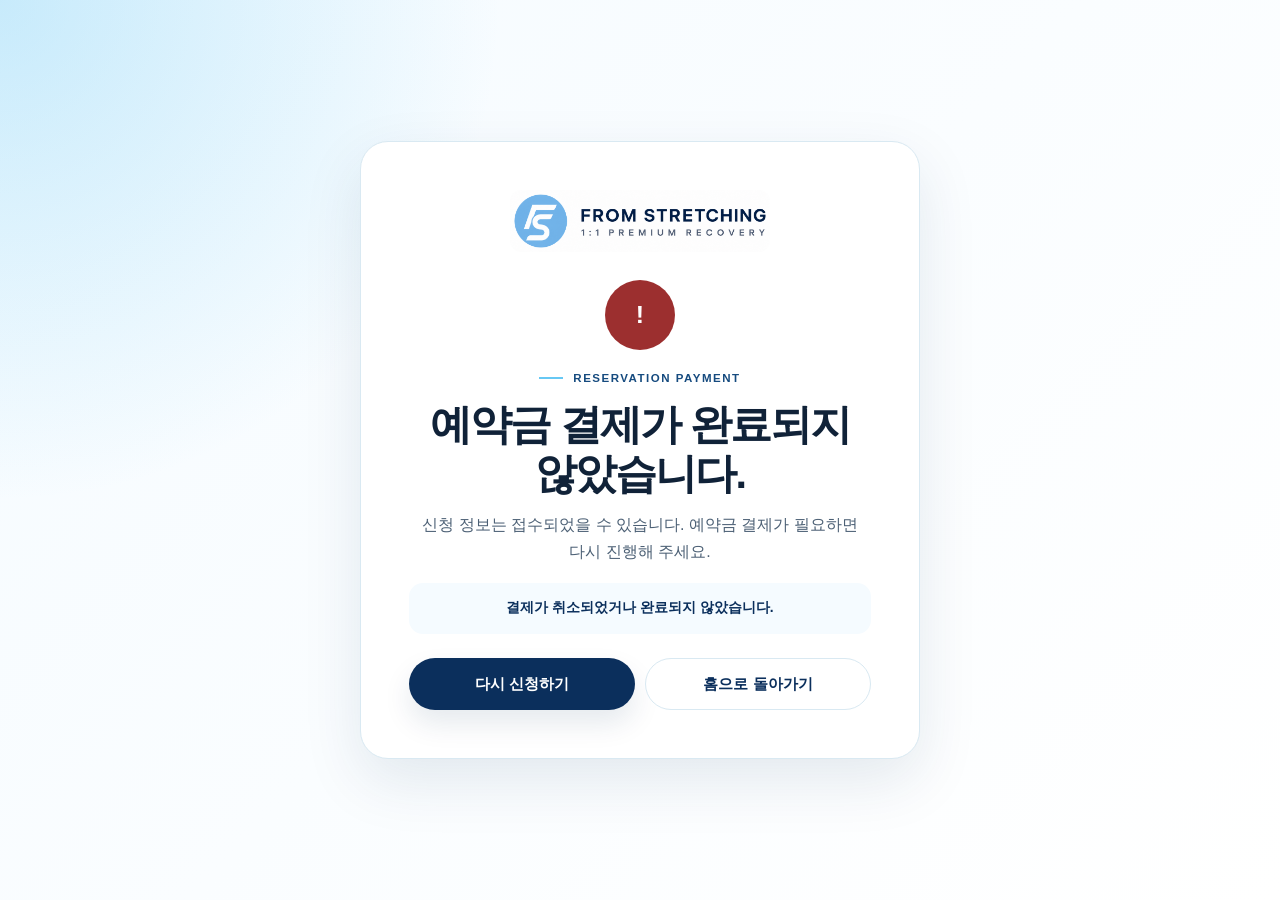
<file: payment-fail.html>
<!doctype html>
<html lang="ko">
  <head>
    <meta charset="utf-8" />
    <meta name="viewport" content="width=device-width, initial-scale=1" />
    <meta name="robots" content="noindex, nofollow" />
    <title>예약금 결제 미완료 | 프롬 스트레칭</title>
    <link rel="stylesheet" href="styles.css?v=9" />
    <script src="payment-result.js?v=1" defer></script>
  </head>
  <body class="payment-result-page" data-payment-result="fail">
    <main class="payment-result-wrap">
      <section class="payment-result-card" aria-live="polite">
        <a class="payment-result-logo" href="/" aria-label="프롬 스트레칭 홈">
          <img src="assets/from-stretching-logo.png" alt="FROM STRETCHING 1:1 PREMIUM RECOVERY" />
        </a>
        <span class="payment-result-icon is-fail" id="payment-result-icon" aria-hidden="true">!</span>
        <p class="eyebrow eyebrow-centered"><span></span> RESERVATION PAYMENT</p>
        <h1 id="payment-result-title">예약금 결제가 완료되지 않았습니다.</h1>
        <p id="payment-result-copy">카드 정보나 결제 취소 여부를 확인한 뒤 다시 진행해 주세요.</p>
        <div class="payment-result-detail" id="payment-result-detail">결제 결과를 확인 중입니다.</div>
        <div class="payment-result-actions">
          <a class="button button-primary" id="payment-result-action" href="/#lead-form">다시 신청하기</a>
          <a class="button button-secondary" href="/">홈으로 돌아가기</a>
        </div>
      </section>
    </main>
  </body>
</html>
</file>
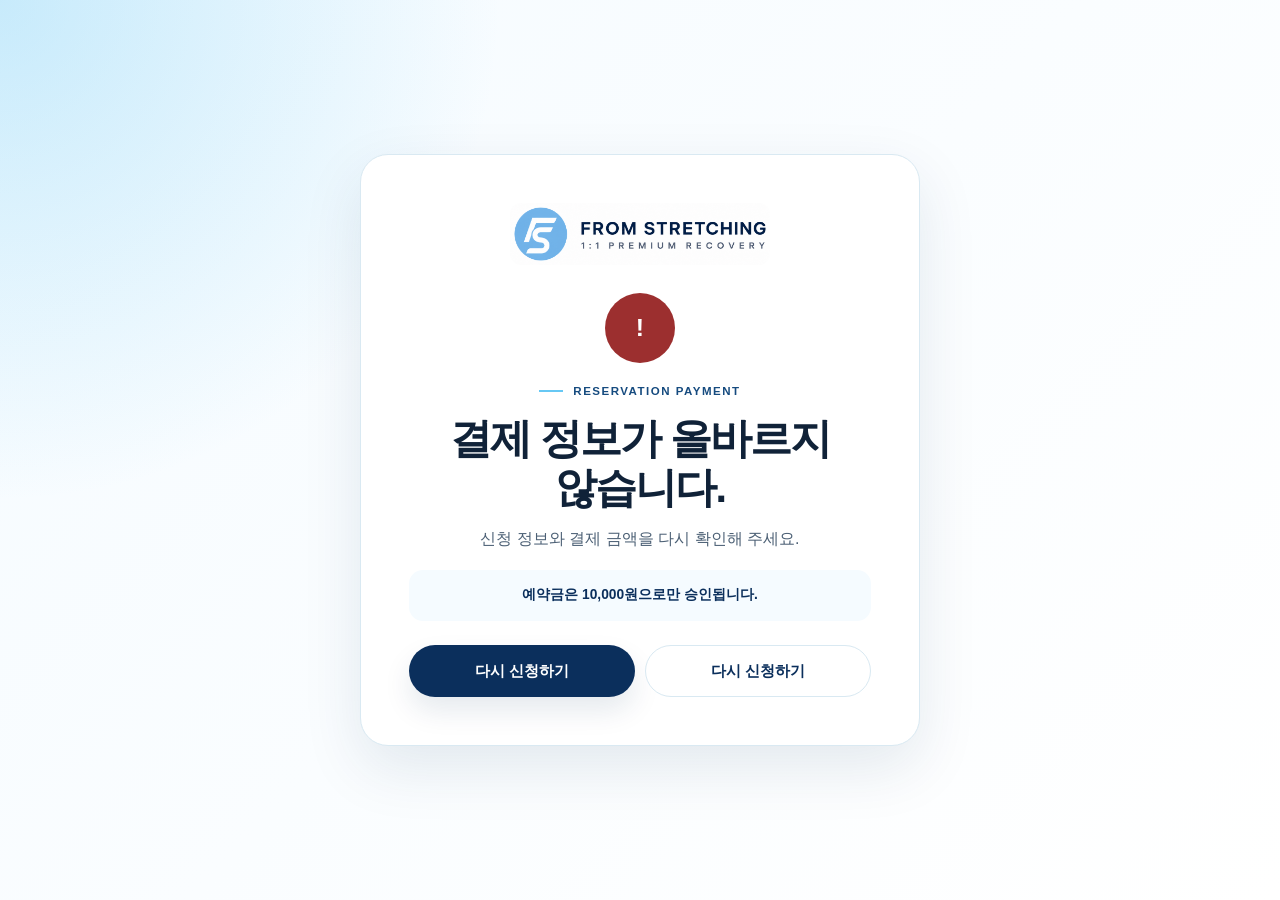
<file: payment-success.html>
<!doctype html>
<html lang="ko">
  <head>
    <meta charset="utf-8" />
    <meta name="viewport" content="width=device-width, initial-scale=1" />
    <meta name="robots" content="noindex, nofollow" />
    <title>예약금 결제 확인 | 프롬 스트레칭</title>
    <link rel="stylesheet" href="styles.css?v=9" />
    <script src="payment-result.js?v=1" defer></script>
  </head>
  <body class="payment-result-page" data-payment-result="success">
    <main class="payment-result-wrap">
      <section class="payment-result-card" aria-live="polite">
        <a class="payment-result-logo" href="/" aria-label="프롬 스트레칭 홈">
          <img src="assets/from-stretching-logo.png" alt="FROM STRETCHING 1:1 PREMIUM RECOVERY" />
        </a>
        <span class="payment-result-icon is-pending" id="payment-result-icon" aria-hidden="true">...</span>
        <p class="eyebrow eyebrow-centered"><span></span> RESERVATION PAYMENT</p>
        <h1 id="payment-result-title">예약금 결제를 확인하고 있습니다.</h1>
        <p id="payment-result-copy">잠시만 기다려 주세요. 결제 승인 후 신청 정보에 자동으로 기록됩니다.</p>
        <div class="payment-result-detail" id="payment-result-detail">결제 승인 요청 중...</div>
        <div class="payment-result-actions">
          <a class="button button-primary" id="payment-result-action" href="/">홈으로 돌아가기</a>
          <a class="button button-secondary" href="/#lead-form">다시 신청하기</a>
        </div>
      </section>
    </main>
  </body>
</html>
</file>
<file: styles.css>
:root {
  --color-primary: #67c8f4;
  --color-primary-bright: #8edcff;
  --color-primary-soft: #eaf8ff;
  --color-primary-pale: #f5fbff;
  --color-deep: #0b2f5c;
  --color-deep-soft: #164b7f;
  --color-ink: #102238;
  --color-body: #4c6075;
  --color-muted: #77889a;
  --color-line: #d9e9f2;
  --color-white: #ffffff;
  --color-surface: #f8fcff;
  --color-success: #1b7f69;
  --color-rating: #ffc857;
  --color-transparent: #ffffff00;
  --color-white-faint: #ffffff14;
  --color-white-soft: #ffffffb8;
  --color-deep-faint: #0b2f5c0d;
  --color-deep-shadow: #0b2f5c1a;
  --color-primary-shadow: #67c8f452;
  --color-error: #9c2f2f;
  --color-error-soft: #fff0f0;
  --color-error-shadow: #9c2f2f24;
  --color-success-soft: #eaf9f5;
  --color-modal-backdrop: #071d3dcc;
  --shadow-card: 0 22px 60px var(--color-deep-shadow);
  --shadow-soft: 0 16px 40px var(--color-deep-faint);
  --radius-small: 14px;
  --radius-medium: 24px;
  --radius-large: 36px;
  --container: 1180px;
  --header-height: 72px;
}

*,
*::before,
*::after {
  box-sizing: border-box;
}

[hidden] {
  display: none !important;
}

html {
  scroll-behavior: smooth;
}

body {
  margin: 0;
  padding-bottom: 76px;
  overflow-x: hidden;
  color: var(--color-ink);
  background: var(--color-white);
  font-family: Pretendard, "Apple SD Gothic Neo", -apple-system, BlinkMacSystemFont, "Segoe UI",
    sans-serif;
  font-size: 16px;
  line-height: 1.65;
  word-break: keep-all;
  -webkit-font-smoothing: antialiased;
}

body.modal-open {
  overflow: hidden;
}

img,
svg {
  display: block;
  max-width: 100%;
}

a {
  color: inherit;
  text-decoration: none;
}

button,
a,
summary {
  -webkit-tap-highlight-color: var(--color-transparent);
}

button {
  font: inherit;
}

a:focus-visible,
summary:focus-visible {
  outline: 3px solid var(--color-primary);
  outline-offset: 4px;
}

h1,
h2,
h3,
p,
ul,
ol,
dl,
dd,
blockquote {
  margin-top: 0;
}

h1,
h2,
h3 {
  letter-spacing: -0.045em;
  line-height: 1.18;
}

h1 {
  margin-bottom: 24px;
  font-size: clamp(2.55rem, 11vw, 4.9rem);
  font-weight: 800;
}

h2 {
  margin-bottom: 20px;
  font-size: clamp(2rem, 8.2vw, 3.65rem);
  font-weight: 800;
}

h3 {
  margin-bottom: 12px;
  font-size: 1.35rem;
}

em {
  color: var(--color-primary);
  font-style: normal;
}

.container {
  width: min(calc(100% - 40px), var(--container));
  margin-inline: auto;
}

.narrow {
  max-width: 760px;
}

.section {
  padding: 92px 0;
}

section[id] {
  scroll-margin-top: var(--header-height);
}

.skip-link {
  position: fixed;
  top: 12px;
  left: 12px;
  z-index: 1000;
  padding: 10px 16px;
  border-radius: 10px;
  color: var(--color-white);
  background: var(--color-deep);
  transform: translateY(-160%);
}

.skip-link:focus {
  transform: translateY(0);
}

.site-header {
  position: sticky;
  top: 0;
  z-index: 100;
  height: var(--header-height);
  border-bottom: 1px solid var(--color-line);
  background: var(--color-white);
}

.header-inner {
  display: flex;
  align-items: center;
  justify-content: space-between;
  height: 100%;
  gap: 20px;
}

.brand {
  display: inline-flex;
  align-items: center;
  flex-shrink: 0;
}

.brand-logo {
  width: 170px;
  height: auto;
}

.desktop-nav {
  display: none;
}

.button {
  display: inline-flex;
  min-height: 52px;
  align-items: center;
  justify-content: center;
  padding: 0 24px;
  border: 1px solid var(--color-transparent);
  border-radius: 999px;
  font-size: 0.95rem;
  font-weight: 800;
  line-height: 1;
  text-align: center;
  transition: transform 180ms ease, background-color 180ms ease, border-color 180ms ease;
}

.button:hover {
  transform: translateY(-2px);
}

.button-small {
  min-height: 42px;
  padding: 0 17px;
  color: var(--color-white);
  background: var(--color-deep);
  font-size: 0.82rem;
}

.button-primary {
  color: var(--color-white);
  background: var(--color-deep);
  box-shadow: 0 14px 28px var(--color-deep-shadow);
}

.button-secondary {
  border-color: var(--color-line);
  color: var(--color-deep);
  background: var(--color-white);
}

.button-outline {
  width: 100%;
  border-color: var(--color-deep);
  color: var(--color-deep);
  background: var(--color-white);
}

.button-white {
  width: 100%;
  color: var(--color-deep);
  background: var(--color-white);
}

.button-large {
  min-width: min(100%, 300px);
  min-height: 62px;
  font-size: 1.05rem;
}

.eyebrow {
  display: flex;
  align-items: center;
  margin-bottom: 20px;
  color: var(--color-deep-soft);
  font-size: 0.72rem;
  font-weight: 900;
  letter-spacing: 0.13em;
  line-height: 1.4;
}

.eyebrow span {
  width: 24px;
  height: 2px;
  margin-right: 10px;
  background: var(--color-primary);
}

.eyebrow-centered {
  justify-content: center;
}

.eyebrow-light {
  color: var(--color-primary-bright);
}

.section-heading {
  margin-bottom: 48px;
}

.section-heading > p:last-child,
.split-heading > p,
.faq-intro > p {
  color: var(--color-body);
}

.centered {
  text-align: center;
}

.hero {
  position: relative;
  min-height: calc(100svh - var(--header-height));
  padding: 64px 0 28px;
  overflow: hidden;
  background: linear-gradient(145deg, var(--color-white) 0%, var(--color-primary-pale) 62%, var(--color-primary-soft) 100%);
}

.hero-grid {
  position: relative;
  z-index: 2;
  display: grid;
  gap: 52px;
}

.hero-copy {
  align-self: center;
}

.hero h1 {
  font-size: clamp(1.6rem, 7vw, 3.3rem);
}

.hero-title-line {
  display: block;
  white-space: nowrap;
}

.hero h1 em {
  display: inline-block;
  position: relative;
  color: var(--color-deep);
  z-index: 1;
}

.hero h1 em::after {
  position: absolute;
  right: 0;
  bottom: 0.05em;
  left: 0;
  z-index: -1;
  height: 0.24em;
  border-radius: 999px;
  background: var(--color-primary-bright);
  content: "";
  opacity: 0.72;
}

.hero-description {
  margin-bottom: 28px;
  color: var(--color-deep);
  font-size: clamp(1.3rem, 5.8vw, 1.75rem);
  font-weight: 800;
  letter-spacing: -0.035em;
  line-height: 1.35;
}

.hero-actions {
  display: grid;
  gap: 10px;
}

.hero-brand-summary {
  max-width: 38rem;
  margin-bottom: 28px;
  color: var(--color-body);
  font-size: 0.95rem;
  line-height: 1.75;
}

.location-card[id] {
  scroll-margin-top: calc(var(--header-height) + 20px);
}

.hero-points {
  display: flex;
  flex-wrap: wrap;
  gap: 9px 14px;
  margin: 24px 0 0;
  padding: 0;
  color: var(--color-body);
  font-size: 0.82rem;
  list-style: none;
}

.hero-points span {
  display: inline-grid;
  width: 19px;
  height: 19px;
  margin-right: 5px;
  place-items: center;
  border-radius: 50%;
  color: var(--color-white);
  background: var(--color-success);
  font-size: 0.68rem;
}

.hero-visual {
  position: relative;
  min-width: 0;
  padding-bottom: 34px;
}

.placeholder {
  display: grid;
  place-items: center;
  min-height: 220px;
  padding: 24px;
  overflow: hidden;
  color: var(--color-deep);
  background: linear-gradient(135deg, var(--color-primary-bright), var(--color-primary-soft));
  text-align: center;
}

.placeholder strong,
.placeholder small {
  display: block;
}

.placeholder strong {
  margin: 8px 0 4px;
  font-size: 1.2rem;
}

.placeholder small {
  color: var(--color-deep-soft);
}

.placeholder-label {
  font-size: 0.68rem;
  font-weight: 900;
  letter-spacing: 0.14em;
}

.hero-video-frame {
  position: relative;
  aspect-ratio: 1;
  overflow: hidden;
  border: 10px solid var(--color-white);
  border-radius: 34px;
  background: var(--color-deep);
  box-shadow: var(--shadow-card);
}

.hero-video {
  display: block;
  width: 100%;
  height: 100%;
  object-fit: cover;
}

.floating-note {
  position: absolute;
  right: -6px;
  bottom: 0;
  display: flex;
  width: min(88%, 340px);
  align-items: center;
  gap: 13px;
  padding: 16px;
  border: 1px solid var(--color-line);
  border-radius: 18px;
  background: var(--color-white);
  box-shadow: var(--shadow-card);
}

.floating-icon {
  display: grid;
  width: 48px;
  height: 48px;
  flex: 0 0 auto;
  place-items: center;
  border-radius: 14px;
  color: var(--color-white);
  background: var(--color-deep);
  font-size: 0.8rem;
  font-weight: 900;
}

.floating-note p {
  margin: 0;
  color: var(--color-body);
  font-size: 0.78rem;
  line-height: 1.45;
}

.floating-note strong {
  color: var(--color-ink);
  font-size: 0.86rem;
}

.hero-orb,
.final-orb {
  position: absolute;
  border-radius: 50%;
  pointer-events: none;
}

.hero-orb-one {
  top: 11%;
  right: -120px;
  width: 290px;
  height: 290px;
  background: var(--color-primary-shadow);
  filter: blur(2px);
}

.hero-orb-two {
  bottom: 10%;
  left: -85px;
  width: 170px;
  height: 170px;
  border: 34px solid var(--color-white);
}

.hero-bottom-line {
  position: relative;
  z-index: 2;
  display: flex;
  justify-content: space-between;
  margin-top: 48px;
  padding-top: 18px;
  border-top: 1px solid var(--color-line);
  color: var(--color-muted);
  font-size: 0.62rem;
  font-weight: 800;
  letter-spacing: 0.08em;
}

.desktop-only {
  display: none;
}

.problem {
  position: relative;
  overflow: hidden;
  color: var(--color-white);
  background: linear-gradient(145deg, var(--color-ink), var(--color-deep));
}

.problem-heading {
  position: relative;
  z-index: 2;
  max-width: 900px;
  margin-bottom: 48px;
}

.problem-heading h2 {
  max-width: 850px;
}

.problem-heading h2 em {
  color: var(--color-primary-bright);
}

.problem-heading > p:last-child {
  margin-bottom: 0;
  color: var(--color-white-soft);
}

.problem-orb {
  position: absolute;
  border-radius: 50%;
  pointer-events: none;
}

.problem-orb-one {
  top: -120px;
  right: -90px;
  width: 330px;
  height: 330px;
  border: 72px solid var(--color-white-faint);
}

.problem-orb-two {
  bottom: -140px;
  left: -90px;
  width: 280px;
  height: 280px;
  background: var(--color-primary-shadow);
  filter: blur(12px);
}

.fit-list {
  position: relative;
  z-index: 2;
  display: grid;
  gap: 14px;
}

.fit-card {
  display: grid;
  grid-template-columns: 68px minmax(0, 1fr);
  align-items: center;
  gap: 18px;
  min-height: 112px;
  padding: 16px 22px 16px 16px;
  border: 1px solid var(--color-white);
  border-radius: 999px;
  background: var(--color-white);
  box-shadow: 0 18px 44px #06162a33;
}

.fit-icon {
  display: grid;
  width: 68px;
  height: 68px;
  place-items: center;
  border-radius: 50%;
  color: var(--color-white);
  background: linear-gradient(145deg, var(--color-primary), var(--color-deep-soft));
}

.fit-icon svg {
  width: 36px;
  height: 36px;
  stroke: currentColor;
  stroke-linecap: round;
  stroke-linejoin: round;
  stroke-width: 2;
}

.fit-card p {
  margin-bottom: 0;
  color: var(--color-ink);
  font-size: 0.94rem;
  line-height: 1.5;
}

.fit-card strong {
  color: var(--color-deep);
  font-size: 1rem;
}

.solution {
  color: var(--color-white);
  background: var(--color-deep);
}

.solution-grid {
  display: grid;
  gap: 52px;
}

.solution-intro > p:not(.eyebrow) {
  color: var(--color-white-soft);
}

.solution h2 em {
  color: var(--color-primary-bright);
}

.text-link {
  display: inline-flex;
  align-items: center;
  gap: 16px;
  margin-top: 12px;
  padding-bottom: 5px;
  border-bottom: 1px solid var(--color-primary);
  color: var(--color-white);
  font-weight: 800;
}

.text-link span {
  color: var(--color-primary-bright);
  font-size: 1.4rem;
}

.solution-steps {
  display: grid;
  margin: 0;
  padding: 0;
  list-style: none;
}

.solution-steps li {
  display: grid;
  grid-template-columns: 56px 1fr;
  gap: 18px;
  padding: 26px 0;
  border-top: 1px solid var(--color-white-faint);
}

.solution-steps li:last-child {
  border-bottom: 1px solid var(--color-white-faint);
}

.step-number {
  color: var(--color-primary-bright);
  font-size: 1.45rem;
  font-weight: 900;
}

.step-label {
  margin-bottom: 5px;
  color: var(--color-primary-bright);
  font-size: 0.67rem;
  font-weight: 900;
  letter-spacing: 0.12em;
}

.solution-steps h3,
.process-step h3 {
  margin-bottom: 8px;
}

.solution-steps p:last-child {
  margin-bottom: 0;
  color: var(--color-white-soft);
  font-size: 0.9rem;
}

.split-heading {
  display: grid;
  gap: 12px;
  margin-bottom: 46px;
}

.feature-layout {
  display: grid;
  gap: 34px;
}

.service-gallery {
  position: relative;
  display: grid;
  grid-template-columns: repeat(12, minmax(0, 1fr));
  grid-template-rows: repeat(10, minmax(0, 1fr));
  gap: 8px;
  height: 560px;
  overflow: hidden;
  padding: 8px;
  border-radius: var(--radius-large) var(--radius-large) var(--radius-large) 8px;
  background: var(--color-primary-soft);
  box-shadow: var(--shadow-card);
}

.service-photo {
  min-width: 0;
  min-height: 0;
  margin: 0;
  overflow: hidden;
  background: var(--color-primary-soft);
}

.service-photo img {
  width: 100%;
  height: 100%;
  object-fit: cover;
  transition: transform 500ms ease;
}

.service-photo-lower {
  grid-area: 1 / 1 / 7 / 8;
  border-radius: calc(var(--radius-large) - 8px) 8px 8px 8px;
}

.service-photo-lower img {
  object-position: 50% 49%;
}

.service-photo-neck {
  grid-area: 1 / 8 / 5 / 13;
  border-radius: 8px calc(var(--radius-large) - 8px) 8px 8px;
}

.service-photo-neck img {
  object-position: 51% 35%;
}

.service-photo-shoulder {
  grid-area: 7 / 1 / 11 / 8;
  border-radius: 8px 8px 8px 0;
}

.service-photo-shoulder img {
  object-position: 50% 36%;
}

.service-photo-chest {
  grid-area: 5 / 8 / 11 / 13;
  border-radius: 8px 8px calc(var(--radius-large) - 8px) 8px;
}

.service-photo-chest img {
  object-position: 50% 42%;
}

.service-gallery-label {
  position: absolute;
  bottom: 20px;
  left: 20px;
  padding: 8px 13px;
  border: 1px solid var(--color-white-soft);
  border-radius: 999px;
  color: var(--color-white);
  background: var(--color-modal-backdrop);
  font-size: 0.62rem;
  font-weight: 900;
  letter-spacing: 0.1em;
  backdrop-filter: blur(8px);
}

.service-gallery:hover .service-photo img {
  transform: scale(1.025);
}

.feature-list article {
  display: grid;
  grid-template-columns: 42px 1fr;
  gap: 16px;
  padding: 24px 0;
  border-bottom: 1px solid var(--color-line);
}

.feature-list article:first-child {
  padding-top: 0;
}

.feature-index {
  color: var(--color-primary);
  font-size: 0.84rem;
  font-weight: 900;
}

.feature-list p {
  margin-bottom: 0;
  color: var(--color-body);
  font-size: 0.92rem;
}

.programs {
  background: var(--color-surface);
}

.program-grid {
  display: grid;
  gap: 16px;
}

.program-card {
  display: flex;
  min-width: 0;
  flex-direction: column;
  padding: 30px 26px;
  border: 1px solid var(--color-line);
  border-radius: var(--radius-medium);
  background: var(--color-white);
  box-shadow: var(--shadow-soft);
}

.program-card-recommended {
  position: relative;
  order: -1;
  padding-top: 48px;
  overflow: hidden;
  border-color: var(--color-deep);
  color: var(--color-white);
  background: var(--color-deep);
  box-shadow: var(--shadow-card);
}

.recommended-badge {
  position: absolute;
  top: 0;
  right: 0;
  left: 0;
  padding: 9px 14px;
  color: var(--color-deep);
  background: var(--color-primary-bright);
  font-size: 0.65rem;
  font-weight: 900;
  letter-spacing: 0.12em;
  text-align: center;
}

.program-kicker {
  margin-bottom: 10px;
  color: var(--color-primary);
  font-size: 0.68rem;
  font-weight: 900;
  letter-spacing: 0.12em;
}

.program-card h3 {
  font-size: 1.65rem;
}

.program-for {
  min-height: 50px;
  margin-bottom: 22px;
  color: var(--color-body);
  font-size: 0.9rem;
}

.program-card-recommended .program-for,
.program-card-recommended li,
.program-card-recommended .program-price span {
  color: var(--color-white-soft);
}

.program-price {
  display: grid;
  min-height: 85px;
  align-content: center;
  margin-bottom: 22px;
  padding: 18px 0;
  border-top: 1px solid var(--color-line);
  border-bottom: 1px solid var(--color-line);
}

.program-card-recommended .program-price {
  border-color: var(--color-white-faint);
}

.program-price strong {
  font-size: 1.25rem;
}

.program-price span {
  color: var(--color-muted);
  font-size: 0.78rem;
}

.program-card ul {
  display: grid;
  gap: 10px;
  margin: 0 0 28px;
  padding: 0;
  color: var(--color-body);
  font-size: 0.9rem;
  list-style: none;
}

.program-card li::before {
  margin-right: 9px;
  color: var(--color-primary);
  content: "✓";
  font-weight: 900;
}

.program-card .button {
  margin-top: auto;
}

.program-notice {
  margin: 22px 20px 0;
  color: var(--color-muted);
  font-size: 0.78rem;
  text-align: center;
}

.process-track {
  position: relative;
  display: grid;
  gap: 0;
}

.process-step {
  position: relative;
  padding: 0 0 40px 68px;
}

.process-step:not(:last-child)::before {
  position: absolute;
  top: 48px;
  bottom: 0;
  left: 23px;
  width: 2px;
  background: var(--color-line);
  content: "";
}

.process-dot {
  position: absolute;
  top: 0;
  left: 0;
  display: grid;
  width: 48px;
  height: 48px;
  place-items: center;
  border: 5px solid var(--color-primary-soft);
  border-radius: 50%;
  color: var(--color-white);
  background: var(--color-deep);
  font-size: 0.7rem;
  font-weight: 900;
}

.process-step p:last-child {
  margin-bottom: 0;
  color: var(--color-body);
  font-size: 0.9rem;
}

.process-action {
  display: grid;
  gap: 18px;
  align-items: center;
  margin-top: 12px;
  padding: 26px;
  border-radius: var(--radius-medium);
  background: var(--color-primary-soft);
}

.process-action p {
  margin: 0;
  color: var(--color-body);
}

.process-action strong {
  color: var(--color-deep);
}

.proof {
  color: var(--color-white);
  background: var(--color-deep);
}

.proof-heading {
  margin-bottom: 46px;
}

.proof-heading > p:last-child {
  color: var(--color-white-soft);
}

.proof-feature {
  display: grid;
  gap: 32px;
  padding: 18px;
  border: 1px solid var(--color-white-faint);
  border-radius: var(--radius-large);
  background: var(--color-white-faint);
}

.proof-gallery {
  display: grid;
  grid-template-columns: minmax(0, 1fr);
  gap: 8px;
  height: auto;
  min-height: 0;
  overflow: hidden;
  padding: 8px;
  border-radius: calc(var(--radius-large) - 12px);
  background: var(--color-deep-soft);
}

.proof-photo {
  position: relative;
  grid-column: 1;
  min-width: 0;
  min-height: 0;
  margin: 0;
  overflow: hidden;
  border-radius: calc(var(--radius-medium) - 8px);
  background: var(--color-deep-soft);
}

.proof-photo-neck,
.proof-photo-shoulder {
  aspect-ratio: 1 / 1;
}

.proof-photo-upper {
  aspect-ratio: 9 / 16;
}

.proof-photo-arm {
  aspect-ratio: 147 / 200;
}

.proof-photo img {
  width: 100%;
  height: 100%;
  object-fit: contain;
  transition: transform 500ms ease;
}

.proof-photo-neck img,
.proof-photo-shoulder img {
  object-position: center;
}

.proof-photo-neck {
  grid-column: 1;
}

.proof-photo-upper img {
  object-position: 50% 42%;
}

.proof-photo-arm img {
  object-position: 50% 46%;
}

.proof-photo::after {
  position: absolute;
  right: 0;
  bottom: 0;
  left: 0;
  height: 28%;
  background: linear-gradient(to top, var(--color-modal-backdrop), var(--color-transparent));
  content: "";
  pointer-events: none;
}

.proof-photo figcaption {
  position: absolute;
  right: 12px;
  bottom: 11px;
  left: 12px;
  z-index: 1;
  color: var(--color-white);
  font-size: 0.72rem;
  font-weight: 800;
  line-height: 1.25;
}

.proof-photo figcaption span {
  display: block;
  margin-bottom: 3px;
  color: var(--color-primary-bright);
  font-size: 0.54rem;
  font-weight: 900;
  letter-spacing: 0.12em;
}

.proof-gallery:hover .proof-photo:not(.proof-photo-neck) img {
  transform: scale(1.025);
}

.proof-copy {
  padding: 8px 8px 16px;
  align-self: center;
}

.proof-overline {
  margin-bottom: 12px;
  color: var(--color-primary-bright);
  font-size: 0.68rem;
  font-weight: 900;
  letter-spacing: 0.13em;
}

.proof-copy > p:not(.proof-overline) {
  color: var(--color-white-soft);
}

.proof-definition {
  display: grid;
  gap: 0;
  margin: 26px 0 0;
}

.proof-definition div {
  display: grid;
  grid-template-columns: 90px 1fr;
  gap: 12px;
  padding: 14px 0;
  border-top: 1px solid var(--color-white-faint);
}

.proof-definition dt {
  color: var(--color-primary-bright);
  font-size: 0.68rem;
  font-weight: 900;
}

.proof-definition dd {
  color: var(--color-white);
  font-size: 0.88rem;
}

.review-grid {
  display: grid;
  gap: 16px;
  margin-top: 22px;
}

.review-card {
  padding: 20px;
  border: 1px solid var(--color-white-faint);
  border-radius: var(--radius-medium);
  background: var(--color-white);
  color: var(--color-ink);
}

.review-top {
  display: flex;
  justify-content: space-between;
  margin-bottom: 14px;
  color: var(--color-muted);
  font-size: 0.64rem;
  font-weight: 900;
  letter-spacing: 0.08em;
}

.review-top span:last-child {
  color: var(--color-deep-soft);
  letter-spacing: 0.04em;
}

.review-point {
  display: flex;
  min-height: 148px;
  flex-direction: column;
  justify-content: flex-end;
  padding: 22px;
  overflow: hidden;
  border-radius: var(--radius-small);
  background:
    radial-gradient(circle at 92% 14%, var(--color-white) 0 7%, var(--color-transparent) 7.5%),
    linear-gradient(135deg, var(--color-primary-bright), var(--color-primary-soft));
}

.review-point span {
  margin-bottom: 7px;
  color: var(--color-deep-soft);
  font-size: 0.58rem;
  font-weight: 900;
  letter-spacing: 0.12em;
}

.review-point strong {
  color: var(--color-deep);
  font-size: 1.05rem;
  letter-spacing: -0.035em;
  line-height: 1.35;
}

.review-card blockquote {
  margin: 18px 0 8px;
  color: var(--color-ink);
  font-size: 0.9rem;
  font-weight: 700;
  line-height: 1.7;
}

.review-card > p {
  margin-bottom: 0;
  color: var(--color-muted);
  font-size: 0.76rem;
}

.authority-strip {
  display: grid;
  gap: 4px;
  margin-top: 22px;
  padding: 24px;
  border: 1px solid var(--color-white-faint);
  border-radius: var(--radius-medium);
  text-align: center;
}

.authority-strip p {
  margin-bottom: 8px;
  color: var(--color-primary-bright);
  font-size: 0.68rem;
  font-weight: 900;
  letter-spacing: 0.13em;
}

.authority-strip span {
  color: var(--color-white-soft);
  font-size: 0.78rem;
}

.faq-layout {
  display: grid;
  gap: 44px;
}

.faq-intro .button {
  margin-top: 12px;
}

.faq-list {
  border-top: 1px solid var(--color-line);
}

.faq-list details {
  border-bottom: 1px solid var(--color-line);
}

.faq-list summary {
  display: grid;
  grid-template-columns: 1fr 22px;
  gap: 16px;
  align-items: center;
  padding: 22px 0;
  cursor: pointer;
  font-weight: 800;
  list-style: none;
}

.faq-list summary::-webkit-details-marker {
  display: none;
}

.faq-list summary i {
  position: relative;
  width: 18px;
  height: 18px;
}

.faq-list summary i::before,
.faq-list summary i::after {
  position: absolute;
  top: 8px;
  right: 0;
  left: 0;
  height: 2px;
  background: var(--color-deep);
  content: "";
  transition: transform 180ms ease;
}

.faq-list summary i::after {
  transform: rotate(90deg);
}

.faq-list details[open] summary i::after {
  transform: rotate(0);
}

.faq-list details p {
  padding: 0 40px 22px 0;
  color: var(--color-body);
  font-size: 0.92rem;
}

.locations {
  background: var(--color-surface);
}

.location-grid {
  display: grid;
  gap: 16px;
}

.location-card {
  display: flex;
  overflow: hidden;
  flex-direction: column;
  border: 1px solid var(--color-line);
  border-radius: var(--radius-medium);
  background: var(--color-white);
  box-shadow: var(--shadow-soft);
}

.location-map-link {
  position: relative;
  display: block;
  aspect-ratio: 16 / 9;
  overflow: hidden;
  background: var(--color-primary-soft);
}

.location-map-link::after {
  position: absolute;
  inset: 0;
  background: linear-gradient(to top, var(--color-modal-backdrop), var(--color-transparent) 48%);
  content: "";
  pointer-events: none;
}

.location-map-link img {
  width: 100%;
  height: 100%;
  object-fit: cover;
  transition: transform 400ms ease;
}

.location-map-link span {
  position: absolute;
  right: 18px;
  bottom: 16px;
  left: 18px;
  z-index: 1;
  display: flex;
  align-items: center;
  justify-content: space-between;
  color: var(--color-white);
  font-size: 0.78rem;
  font-weight: 900;
}

.location-map-link b {
  font-size: 1rem;
}

.location-map-link:hover img {
  transform: scale(1.04);
}

.location-card-body {
  display: flex;
  flex: 1;
  flex-direction: column;
  padding: 28px;
}

.location-head {
  display: flex;
  align-items: center;
  justify-content: space-between;
  margin-bottom: 36px;
}

.location-head span {
  display: grid;
  width: 40px;
  height: 40px;
  place-items: center;
  border-radius: 50%;
  color: var(--color-white);
  background: var(--color-primary);
  font-size: 0.72rem;
  font-weight: 900;
}

.location-head p {
  margin: 0;
  color: var(--color-muted);
  font-size: 0.66rem;
  font-weight: 900;
  letter-spacing: 0.13em;
}

.location-card h3 {
  font-size: 1.7rem;
}

.location-card h3 small {
  color: var(--color-muted);
  font-size: 0.72rem;
  font-weight: 700;
  letter-spacing: -0.02em;
}

.location-address {
  min-height: 3.4em;
  margin-bottom: 10px;
  color: var(--color-muted);
  font-size: 0.84rem;
  line-height: 1.7;
}

.location-address span {
  display: block;
}

.location-phone {
  margin-bottom: 24px;
  color: var(--color-deep);
  font-size: 1.12rem;
  font-weight: 900;
}

.hours-panel {
  display: grid;
  gap: 24px;
  margin-top: 20px;
  padding: 28px;
  border-radius: var(--radius-medium);
  color: var(--color-white);
  background: var(--color-deep);
}

.hours-label {
  margin-bottom: 6px;
  color: var(--color-primary-bright);
  font-size: 0.68rem;
  font-weight: 900;
  letter-spacing: 0.13em;
}

.hours-panel h3 {
  margin-bottom: 0;
  font-size: 1.6rem;
}

.hours-panel dl {
  margin: 0;
}

.hours-panel dl div {
  display: flex;
  justify-content: space-between;
  gap: 18px;
  padding: 10px 0;
  border-bottom: 1px solid var(--color-white-faint);
}

.hours-panel dt {
  color: var(--color-white-soft);
}

.hours-panel dd {
  font-weight: 800;
}

.final-cta {
  position: relative;
  padding: 96px 0;
  overflow: hidden;
  color: var(--color-white);
  background: linear-gradient(135deg, var(--color-deep), var(--color-deep-soft));
}

.lead-modal {
  width: min(calc(100% - 32px), 720px);
  max-width: none;
  max-height: calc(100dvh - 40px);
  margin: auto;
  padding: 0;
  overflow: visible;
  border: 0;
  border-radius: 18px;
  color: var(--color-ink);
  background: var(--color-transparent);
}

.lead-modal::backdrop {
  background: var(--color-modal-backdrop);
  backdrop-filter: blur(6px);
}

.lead-modal-shell {
  position: relative;
  display: flex;
  max-height: calc(100dvh - 40px);
  flex-direction: column;
  overflow: hidden;
  overscroll-behavior: contain;
  min-width: 0;
  border: 0;
  border-radius: 18px;
  color: var(--color-ink);
  background: var(--color-white);
  box-shadow: var(--shadow-card);
}

.lead-modal-header {
  position: relative;
  flex: 0 0 auto;
  padding: 24px 24px 22px;
  color: var(--color-white);
  background: linear-gradient(135deg, var(--color-deep), var(--color-deep-soft));
}

.lead-modal-content {
  min-height: 0;
  padding: 24px 24px 0;
  overflow-y: auto;
  overscroll-behavior: contain;
  scrollbar-color: var(--color-muted) var(--color-surface);
  scrollbar-width: thin;
}

.modal-close {
  position: absolute;
  top: 18px;
  right: 18px;
  z-index: 2;
  display: grid;
  width: 36px;
  height: 36px;
  padding: 0 0 3px;
  place-items: center;
  border: 0;
  border-radius: 50%;
  color: var(--color-white-soft);
  background: var(--color-white-faint);
  cursor: pointer;
  font-size: 1.5rem;
  line-height: 1;
}

.modal-close:focus-visible {
  outline: 3px solid var(--color-primary);
  outline-offset: 3px;
}

.lead-form-heading {
  padding-right: 42px;
}

.lead-form-heading > span {
  display: inline-block;
  margin-bottom: 9px;
  padding: 4px 9px;
  border-radius: 4px;
  color: var(--color-deep);
  background: var(--color-primary-bright);
  font-size: 0.68rem;
  font-weight: 900;
  letter-spacing: 0.13em;
}

.lead-form-heading h2,
.lead-form-heading h3 {
  margin-bottom: 7px;
  color: var(--color-white);
  font-size: 1.55rem;
}

.lead-form-heading p {
  margin-bottom: 0;
  color: var(--color-white-soft);
  font-size: 0.8rem;
  line-height: 1.55;
}

.lead-form {
  display: grid;
  gap: 22px;
}

.form-row {
  display: grid;
  gap: 12px;
}

.form-row-two {
  grid-template-columns: repeat(2, minmax(0, 1fr));
}

.form-field {
  display: grid;
  min-width: 0;
  gap: 9px;
  margin: 0;
  padding: 0;
  border: 0;
}

.form-field label,
.form-field legend {
  padding: 0;
  color: var(--color-ink);
  font-size: 0.84rem;
  font-weight: 800;
}

.form-field label em,
.form-field legend em {
  margin-left: 4px;
  color: var(--color-primary);
  font-size: 0.82rem;
  font-style: normal;
  font-weight: 900;
}

.form-field legend em small {
  color: var(--color-muted);
  font-size: 0.68rem;
  font-weight: 700;
}

.form-field input[type="text"],
.form-field input[type="tel"],
.form-field input[type="date"],
.form-field input[type="time"],
.form-field select {
  width: 100%;
  min-width: 0;
  min-height: 52px;
  padding: 0 14px;
  border: 1px solid var(--color-line);
  border-radius: 10px;
  color: var(--color-ink);
  background: var(--color-white);
  font: inherit;
  font-size: 0.87rem;
  outline: none;
  transition: border-color 180ms ease, box-shadow 180ms ease, background-color 180ms ease;
}

.form-field input:focus,
.form-field select:focus {
  border-color: var(--color-primary);
  background: var(--color-white);
  box-shadow: 0 0 0 4px var(--color-primary-shadow);
}

.form-field input::placeholder {
  color: var(--color-muted);
}

.form-field small {
  color: var(--color-muted);
  font-size: 0.72rem;
}

.choice-field {
  gap: 11px;
}

.choice-grid {
  display: grid;
  gap: 8px;
}

.choice-grid-two {
  grid-template-columns: repeat(2, minmax(0, 1fr));
}

.choice-grid-three {
  grid-template-columns: repeat(3, minmax(0, 1fr));
}

.choice-grid-concerns {
  grid-template-columns: repeat(3, minmax(0, 1fr));
}

.choice-chip {
  display: block;
  min-width: 0;
  cursor: pointer;
}

.choice-chip input {
  position: absolute;
  width: 1px;
  height: 1px;
  overflow: hidden;
  opacity: 0;
}

.choice-chip span {
  display: flex;
  min-height: 43px;
  align-items: center;
  justify-content: center;
  padding: 8px 10px;
  border: 1px solid var(--color-line);
  border-radius: 10px;
  color: var(--color-deep);
  background: var(--color-white);
  font-size: 0.82rem;
  font-weight: 800;
  text-align: center;
  transition: color 180ms ease, border-color 180ms ease, background-color 180ms ease, transform 180ms ease;
}

.choice-chip:hover span {
  border-color: var(--color-primary);
  transform: translateY(-1px);
}

.choice-chip input:checked + span {
  border-color: var(--color-deep);
  color: var(--color-white);
  background: var(--color-deep);
  box-shadow: 0 8px 18px var(--color-deep-shadow);
}

.choice-chip input:focus-visible + span {
  outline: 3px solid var(--color-primary);
  outline-offset: 3px;
}

.date-time-grid {
  display: grid;
  grid-template-columns: 1fr;
  gap: 10px;
}

.date-time-grid select {
  min-height: 70px;
  padding-inline: 16px 38px;
  border-radius: 14px;
  color: var(--color-deep);
  background-color: var(--color-white);
  font-weight: 800;
}

.date-picker-button {
  position: relative;
  display: grid;
  min-height: 70px;
  grid-template-columns: 44px minmax(0, 1fr) 20px;
  gap: 12px;
  align-items: center;
  padding: 10px 14px;
  overflow: hidden;
  border: 1px solid var(--color-line);
  border-radius: 14px;
  color: var(--color-deep);
  background: linear-gradient(135deg, var(--color-primary-pale), var(--color-white));
  cursor: pointer;
  transition: border-color 180ms ease, box-shadow 180ms ease, transform 180ms ease;
}

.date-picker-button:hover {
  border-color: var(--color-primary);
  transform: translateY(-1px);
  box-shadow: var(--shadow-soft);
}

.date-picker-button:focus-within {
  border-color: var(--color-primary);
  box-shadow: 0 0 0 4px var(--color-primary-shadow);
}

.date-picker-button:focus-visible {
  outline: 0;
  border-color: var(--color-primary);
  box-shadow: 0 0 0 4px var(--color-primary-shadow);
}

.date-picker-button input[type="date"] {
  position: absolute;
  inset: 0;
  z-index: 2;
  width: 100%;
  height: 100%;
  min-height: 0;
  padding: 0;
  border: 0;
  opacity: 0;
  pointer-events: none;
}

.date-picker-icon {
  display: grid;
  width: 44px;
  height: 44px;
  place-items: center;
  border-radius: 12px;
  color: var(--color-deep);
  background: var(--color-primary-soft);
}

.date-picker-icon svg {
  width: 23px;
  height: 23px;
  fill: none;
  stroke: currentColor;
  stroke-linecap: round;
  stroke-linejoin: round;
  stroke-width: 1.8;
}

.date-picker-copy {
  display: grid;
  min-width: 0;
  gap: 1px;
}

.date-picker-copy small {
  color: var(--color-muted);
  font-size: 0.67rem;
  font-weight: 700;
}

.date-picker-copy strong {
  overflow: hidden;
  color: var(--color-body);
  font-size: 0.88rem;
  font-weight: 800;
  text-overflow: ellipsis;
  white-space: nowrap;
}

.date-picker-button.has-value {
  border-color: var(--color-primary);
  background: var(--color-primary-pale);
}

.date-picker-button.has-value .date-picker-icon {
  color: var(--color-white);
  background: var(--color-deep);
}

.date-picker-button.has-value .date-picker-copy strong {
  color: var(--color-deep);
}

.date-picker-button.is-invalid {
  border-color: var(--color-error);
  background: var(--color-error-soft);
  box-shadow: 0 0 0 4px var(--color-error-shadow);
}

.date-picker-button.is-invalid .date-picker-icon {
  color: var(--color-error);
  background: var(--color-white);
}

.date-picker-arrow {
  color: var(--color-primary);
  font-size: 1.65rem;
  font-weight: 400;
  line-height: 1;
}

.honeypot {
  position: absolute;
  left: -10000px;
  width: 1px;
  height: 1px;
  overflow: hidden;
}

.consent-check {
  display: grid;
  grid-template-columns: 20px 1fr;
  gap: 10px;
  align-items: start;
  color: var(--color-body);
  cursor: pointer;
  font-size: 0.82rem;
}

.consent-check input {
  width: 18px;
  height: 18px;
  margin: 2px 0 0;
  accent-color: var(--color-deep);
}

.consent-check strong {
  color: var(--color-deep);
}

.privacy-details {
  margin-top: -14px;
  color: var(--color-muted);
  font-size: 0.74rem;
}

.privacy-details summary {
  width: max-content;
  max-width: 100%;
  padding-bottom: 2px;
  border-bottom: 1px solid var(--color-line);
  cursor: pointer;
}

.privacy-details p {
  margin: 10px 0 0;
  padding: 13px;
  border-radius: 10px;
  background: var(--color-surface);
}

.form-message {
  display: none;
  margin: -8px 0 0;
  padding: 11px 14px;
  border-radius: 10px;
  font-size: 0.8rem;
}

.form-message:not(:empty) {
  display: block;
}

.form-message[data-type="error"] {
  color: var(--color-error);
  background: var(--color-error-soft);
}

.form-message[data-type="success"] {
  color: var(--color-success);
  background: var(--color-success-soft);
}

.lead-submit {
  width: 100%;
  min-height: 58px;
  border: 0;
  border-radius: 999px;
  color: var(--color-white);
  background: var(--color-deep);
  cursor: pointer;
  box-shadow: 0 14px 28px var(--color-deep-shadow);
}

.lead-submit-wrap {
  position: sticky;
  bottom: 0;
  z-index: 3;
  margin: -2px -4px 0;
  padding: 16px 4px max(18px, env(safe-area-inset-bottom));
  background: linear-gradient(to bottom, var(--color-transparent), var(--color-white) 18%);
}

.lead-submit:disabled {
  cursor: wait;
  opacity: 0.7;
  transform: none;
}

.submit-loading {
  display: none;
}

.lead-form.is-submitting .submit-label {
  display: none;
}

.lead-form.is-submitting .submit-loading {
  display: inline;
}

.form-success {
  display: grid;
  gap: 14px;
  padding: 44px 0 36px;
  text-align: center;
}

.form-success > span {
  display: grid;
  width: 64px;
  height: 64px;
  margin: 0 auto 8px;
  place-items: center;
  border-radius: 50%;
  color: var(--color-white);
  background: var(--color-success);
  font-size: 1.5rem;
  font-weight: 900;
}

.form-success h3 {
  margin-bottom: 0;
  font-size: 1.65rem;
}

.form-success p {
  margin-bottom: 0;
  color: var(--color-body);
}

.form-success .button {
  width: 100%;
}

.reservation-payment-card {
  display: grid;
  gap: 10px;
  margin: 10px 0 2px;
  padding: 18px;
  border: 1px solid var(--color-line);
  border-radius: 18px;
  background: linear-gradient(135deg, var(--color-primary-pale), var(--color-white));
  text-align: left;
}

.reservation-payment-card > div {
  display: flex;
  align-items: end;
  justify-content: space-between;
  gap: 14px;
}

.reservation-payment-card span {
  color: var(--color-deep-soft);
  font-size: 0.78rem;
  font-weight: 900;
  letter-spacing: 0.08em;
}

.reservation-payment-card strong {
  color: var(--color-deep);
  font-size: 1.8rem;
  font-weight: 900;
  letter-spacing: -0.04em;
  line-height: 1;
}

.reservation-payment-card p {
  color: var(--color-muted);
  font-size: 0.78rem;
}

.payment-message {
  display: none;
  margin: 0;
  padding: 11px 14px;
  border-radius: 10px;
  font-size: 0.8rem;
}

.payment-message:not(:empty) {
  display: block;
}

.payment-message[data-type="error"] {
  color: var(--color-error);
  background: var(--color-error-soft);
}

.payment-message[data-type="success"] {
  color: var(--color-success);
  background: var(--color-success-soft);
}

.payment-widget-area {
  display: grid;
  gap: 10px;
  margin: 2px 0 0;
  padding: 12px;
  border: 1px solid var(--color-line);
  border-radius: 18px;
  background: var(--color-white);
  box-shadow: var(--shadow-soft);
  text-align: left;
}

.payment-widget-area[hidden] {
  display: none;
}

.toss-payment-methods,
.toss-payment-agreement {
  overflow: hidden;
  border-radius: 14px;
}

.payment-button {
  min-height: 58px;
  border: 0;
  color: var(--color-white);
  background: var(--color-deep);
  box-shadow: 0 14px 28px var(--color-deep-shadow);
  cursor: pointer;
}

.payment-button:disabled {
  cursor: wait;
  opacity: 0.72;
  transform: none;
}

.payment-button-loading {
  display: none;
}

.payment-button.is-loading .payment-button-label {
  display: none;
}

.payment-button.is-loading .payment-button-loading {
  display: inline;
}

.final-cta-inner {
  position: relative;
  z-index: 2;
  text-align: center;
}

.final-cta .eyebrow {
  justify-content: center;
}

.final-cta-inner > p:not(.eyebrow) {
  margin-bottom: 28px;
  color: var(--color-white-soft);
}

.final-cta .button {
  width: auto;
}

.final-cta ul {
  display: flex;
  flex-wrap: wrap;
  justify-content: center;
  gap: 10px 22px;
  margin: 26px 0 0;
  padding: 0;
  color: var(--color-white-soft);
  font-size: 0.78rem;
  list-style: none;
}

.final-cta li::before {
  margin-right: 7px;
  color: var(--color-primary-bright);
  content: "✓";
  font-weight: 900;
}

.final-orb-one {
  top: -140px;
  right: -100px;
  width: 340px;
  height: 340px;
  border: 70px solid var(--color-white-faint);
}

.final-orb-two {
  bottom: -100px;
  left: -80px;
  width: 220px;
  height: 220px;
  background: var(--color-primary-shadow);
  filter: blur(5px);
}

.site-footer {
  padding: 54px 0 24px;
  color: var(--color-white);
  background: var(--color-ink);
}

.footer-grid {
  display: grid;
  gap: 36px;
}

.brand-footer {
  width: min(100%, 270px);
  overflow: hidden;
  border-radius: 12px;
  background: var(--color-white);
}

.brand-footer .brand-logo {
  width: 100%;
}

.footer-grid > div:first-child > p {
  margin: 18px 0 0;
  color: var(--color-white-soft);
  font-size: 0.86rem;
}

.footer-title {
  margin-bottom: 12px;
  color: var(--color-primary-bright);
  font-size: 0.68rem;
  font-weight: 900;
  letter-spacing: 0.13em;
}

.footer-locations,
.footer-hours {
  display: grid;
  align-content: start;
  gap: 5px;
  color: var(--color-white-soft);
  font-size: 0.82rem;
}

.footer-bottom {
  display: grid;
  gap: 4px;
  margin-top: 40px;
  padding-top: 20px;
  border-top: 1px solid var(--color-white-faint);
  color: var(--color-muted);
  font-size: 0.67rem;
}

.footer-bottom p {
  margin-bottom: 0;
}

.mobile-sticky-cta {
  position: fixed;
  right: 0;
  bottom: 0;
  left: 0;
  z-index: 120;
  padding: 9px 14px max(9px, env(safe-area-inset-bottom));
  border-top: 1px solid var(--color-line);
  background: var(--color-white);
  transition: transform 220ms ease;
}

.mobile-sticky-cta a {
  display: flex;
  min-height: 52px;
  align-items: center;
  justify-content: center;
  gap: 18px;
  border-radius: 999px;
  color: var(--color-white);
  background: var(--color-deep);
  font-weight: 900;
}

.mobile-sticky-cta span {
  color: var(--color-primary-bright);
  font-size: 1.25rem;
}

.payment-result-page {
  min-height: 100dvh;
  padding: 0;
  color: var(--color-ink);
  background:
    radial-gradient(circle at top left, var(--color-primary-shadow), var(--color-transparent) 32%),
    linear-gradient(135deg, var(--color-primary-pale), var(--color-white));
}

.payment-result-wrap {
  display: grid;
  min-height: 100dvh;
  place-items: center;
  padding: 28px 20px;
}

.payment-result-card {
  width: min(100%, 560px);
  padding: 34px 22px;
  border: 1px solid var(--color-line);
  border-radius: 28px;
  background: var(--color-white);
  box-shadow: var(--shadow-card);
  text-align: center;
}

.payment-result-logo {
  display: block;
  width: min(100%, 260px);
  margin: 0 auto 28px;
  overflow: hidden;
  border-radius: 12px;
}

.payment-result-icon {
  display: grid;
  width: 70px;
  height: 70px;
  margin: 0 auto 20px;
  place-items: center;
  border-radius: 50%;
  color: var(--color-white);
  font-size: 1.55rem;
  font-weight: 900;
}

.payment-result-icon.is-pending {
  background: var(--color-deep);
}

.payment-result-icon.is-success {
  background: var(--color-success);
}

.payment-result-icon.is-fail {
  background: var(--color-error);
}

.payment-result-card .eyebrow {
  justify-content: center;
  margin-bottom: 14px;
}

.payment-result-card h1 {
  margin-bottom: 14px;
  font-size: clamp(1.75rem, 7vw, 2.6rem);
}

.payment-result-card > p:not(.eyebrow) {
  margin-bottom: 18px;
  color: var(--color-body);
}

.payment-result-detail {
  margin: 0 0 24px;
  padding: 14px;
  border-radius: 14px;
  color: var(--color-deep);
  background: var(--color-primary-pale);
  font-size: 0.86rem;
  font-weight: 800;
}

.payment-result-actions {
  display: grid;
  gap: 10px;
}

.payment-result-actions .button {
  width: 100%;
}

@media (min-width: 560px) {
  .container {
    width: min(calc(100% - 64px), var(--container));
  }

  .hero-actions {
    display: flex;
    flex-wrap: wrap;
  }

  .hero-actions .button {
    min-width: 190px;
  }

  .fit-list,
  .location-grid,
  .review-grid {
    grid-template-columns: repeat(2, minmax(0, 1fr));
  }

  .location-card:last-child,
  .review-card:last-child {
    grid-column: 1 / -1;
  }

  .process-action {
    grid-template-columns: 1fr auto;
  }

  .process-action .button {
    min-width: 190px;
  }

  .footer-bottom {
    grid-template-columns: 1fr auto;
  }

  .lead-modal-header {
    padding: 30px 36px 28px;
  }

  .lead-modal-content {
    padding: 32px 36px 0;
  }

  .date-time-grid {
    grid-template-columns: minmax(0, 1.35fr) minmax(150px, 0.65fr);
  }

  .choice-grid-concerns {
    grid-template-columns: repeat(4, minmax(0, 1fr));
  }

  .payment-result-card {
    padding: 48px;
  }

  .payment-result-actions {
    grid-template-columns: 1fr 1fr;
  }
}

@media (max-width: 480px) {
  .header-inner {
    gap: 8px;
  }

  .brand-logo {
    width: 138px;
  }

  .header-inner .button-small {
    min-height: 40px;
    padding-inline: 12px;
    font-size: 0.72rem;
  }
}

@media (min-width: 820px) {
  :root {
    --header-height: 82px;
  }

  body {
    padding-bottom: 0;
  }

  .section {
    padding: 128px 0;
  }

  .desktop-nav {
    display: flex;
    align-items: center;
    gap: 28px;
    margin-left: auto;
    color: var(--color-body);
    font-size: 0.84rem;
    font-weight: 700;
  }

  .desktop-nav a {
    transition: color 180ms ease;
  }

  .desktop-nav a:hover {
    color: var(--color-primary);
  }

  .button-small {
    min-width: 136px;
  }

  .brand-logo {
    width: 190px;
  }

  .hero {
    display: grid;
    align-content: start;
    padding: 58px 0 28px;
  }

  .hero-grid {
    grid-template-columns: minmax(0, 1.05fr) minmax(340px, 0.78fr);
    align-items: center;
    gap: 64px;
  }

  .hero-bottom-line {
    margin-top: 30px;
  }

  .desktop-only {
    display: initial;
  }

  .problem-heading {
    margin-bottom: 58px;
  }

  .location-card:last-child,
  .review-card:last-child {
    grid-column: auto;
  }

  .fit-list {
    gap: 20px;
  }

  .fit-card {
    min-height: 126px;
    padding: 20px 28px 20px 20px;
  }

  .fit-card p {
    font-size: 1rem;
  }

  .fit-card strong {
    font-size: 1.08rem;
  }

  .solution-grid {
    grid-template-columns: minmax(0, 0.9fr) minmax(0, 1fr);
    gap: 10%;
  }

  .split-heading {
    grid-template-columns: minmax(0, 1.4fr) minmax(280px, 0.65fr);
    align-items: end;
    gap: 60px;
    margin-bottom: 64px;
  }

  .split-heading > p {
    margin-bottom: 22px;
  }

  .feature-layout {
    grid-template-columns: minmax(0, 1.05fr) minmax(0, 0.95fr);
    align-items: center;
    gap: 7%;
  }

  .service-gallery {
    height: 610px;
    gap: 10px;
    padding: 10px;
  }

  .program-grid {
    grid-template-columns: repeat(3, minmax(0, 1fr));
    align-items: center;
    gap: 18px;
  }

  .program-card {
    min-height: 520px;
  }

  .program-card-recommended {
    min-height: 575px;
    order: 0;
    padding-top: 58px;
  }

  .process-track {
    grid-template-columns: repeat(4, minmax(0, 1fr));
    gap: 24px;
    padding-top: 18px;
  }

  .process-track::before {
    position: absolute;
    top: 41px;
    right: 11%;
    left: 11%;
    height: 2px;
    background: var(--color-line);
    content: "";
  }

  .process-step {
    padding: 80px 10px 0;
    text-align: center;
  }

  .process-step:not(:last-child)::before {
    display: none;
  }

  .process-dot {
    top: 0;
    left: 50%;
    z-index: 2;
    width: 48px;
    transform: translateX(-50%);
  }

  .process-action {
    margin-top: 58px;
    padding: 26px 34px;
  }

  .proof-feature {
    grid-template-columns: minmax(0, 1.1fr) minmax(300px, 0.9fr);
    gap: 54px;
    padding: 24px;
  }

  .proof-copy {
    padding: 24px 30px 24px 0;
  }

  .proof-gallery {
    grid-template-columns: repeat(3, minmax(0, 1fr));
    grid-template-rows: minmax(0, 3.4fr) minmax(0, 1fr);
    height: 720px;
    min-height: 720px;
  }

  .proof-photo {
    grid-column: auto;
    aspect-ratio: auto;
    border-radius: 6px;
  }

  .proof-photo-neck {
    grid-column: 1 / -1;
    border-radius: calc(var(--radius-medium) - 8px) calc(var(--radius-medium) - 8px) 6px 6px;
  }

  .proof-photo:not(.proof-photo-neck) img {
    object-fit: cover;
  }

  .proof-photo::after {
    height: 42%;
  }

  .review-grid {
    grid-template-columns: repeat(3, minmax(0, 1fr));
    gap: 18px;
  }

  .authority-strip {
    grid-template-columns: 150px 1fr auto;
    align-items: center;
    gap: 22px;
    padding: 24px 30px;
    text-align: left;
  }

  .authority-strip p {
    margin: 0;
  }

  .faq-layout {
    grid-template-columns: minmax(280px, 0.7fr) minmax(0, 1.15fr);
    gap: 10%;
  }

  .faq-intro {
    position: sticky;
    top: calc(var(--header-height) + 40px);
    align-self: start;
  }

  .location-grid {
    grid-template-columns: repeat(3, minmax(0, 1fr));
    gap: 18px;
  }

  .hours-panel {
    grid-template-columns: minmax(220px, 0.55fr) minmax(320px, 1fr);
    align-items: center;
    gap: 48px;
    padding: 34px;
  }

  .final-cta {
    padding: 138px 0;
  }

  .lead-modal-header {
    padding-inline: 42px;
  }

  .lead-modal-content {
    padding-inline: 42px;
  }

  .footer-grid {
    grid-template-columns: 1.2fr 0.75fr 0.75fr;
  }

  .mobile-sticky-cta {
    display: none;
  }
}

@media (min-width: 1100px) {
  .header-inner {
    gap: 34px;
  }

  .desktop-nav {
    gap: 38px;
  }

  .hero-grid {
    grid-template-columns: minmax(0, 1.15fr) minmax(420px, 0.85fr);
    gap: 90px;
  }

  .hero-copy {
    padding-left: 28px;
  }

  .floating-note {
    right: -28px;
  }

  .program-card {
    padding: 36px;
  }

  .location-card-body {
    padding: 36px;
  }
}

@media (prefers-reduced-motion: reduce) {
  html {
    scroll-behavior: auto;
  }

  *,
  *::before,
  *::after {
    transition-duration: 0.01ms !important;
  }
}
</file>
